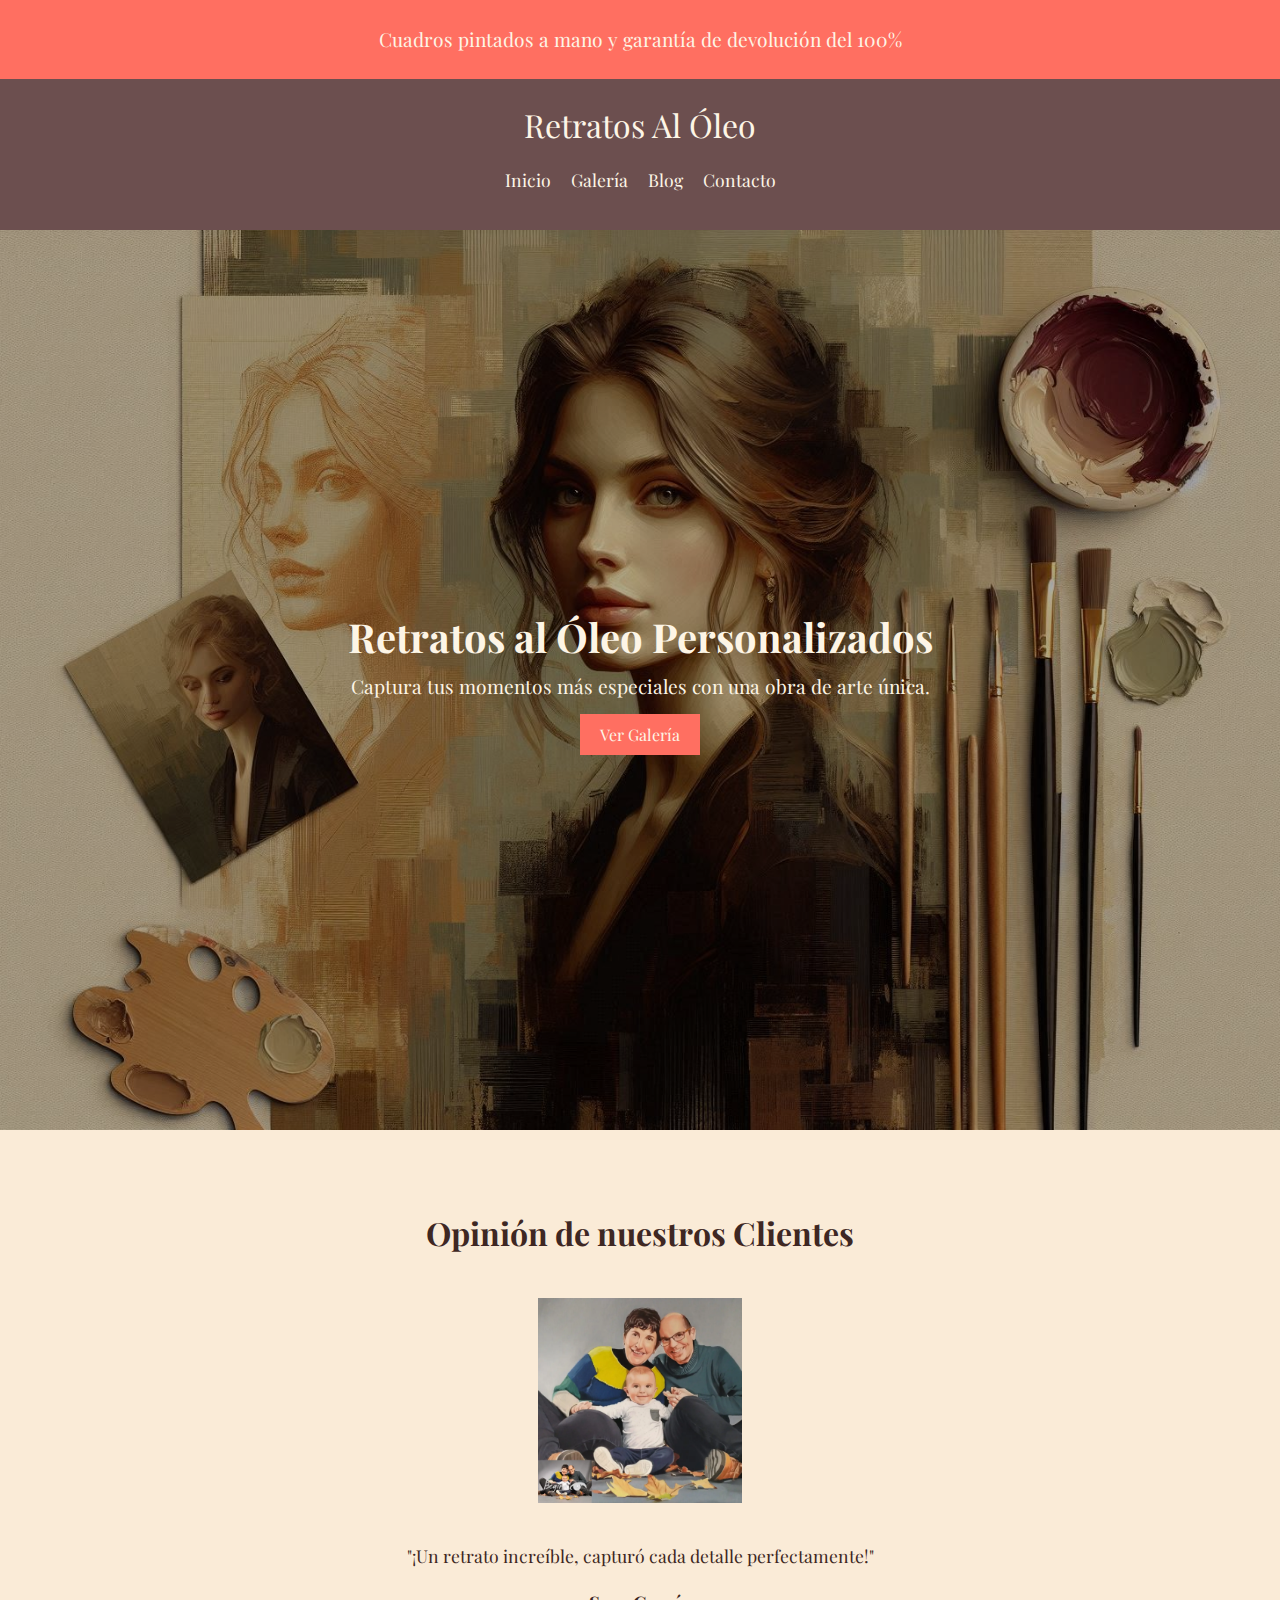
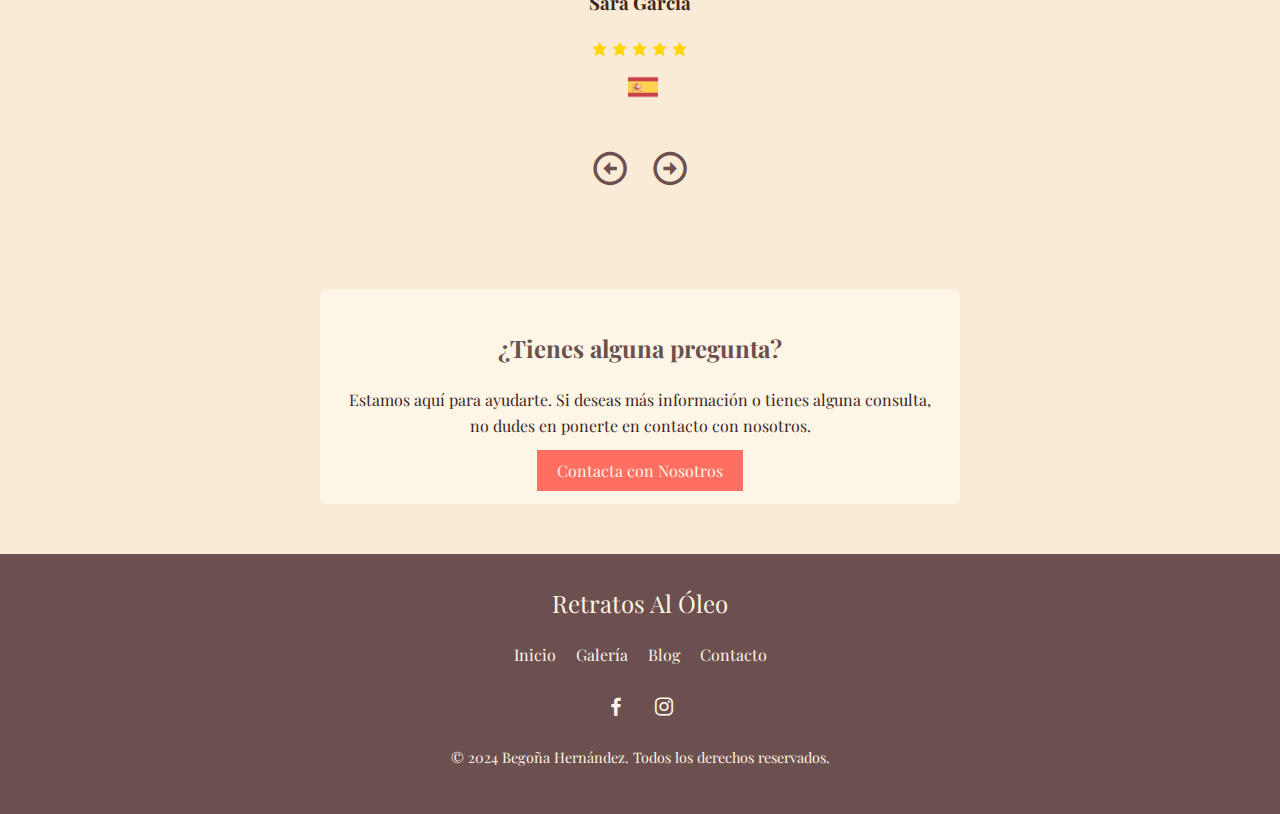
<file: index.html>
<!DOCTYPE html>
<html lang="es">
<head>
    <meta charset="UTF-8">
    <meta name="viewport" content="width=device-width, initial-scale=1.0">
    <meta name="description" content="Retratos al óleo personalizados por Begoña Hernández. Captura tus momentos especiales con arte único y garantía de devolución.">
    <meta name="keywords" content="retratos al óleo, arte personalizado, retratos, pintura al óleo, Begoña Hernández">
    <meta name="author" content="Begoña Hernández">
    <meta property="og:title" content="Retrato al Óleo | Begoña Hernández">
    <meta property="og:description" content="Retratos al óleo personalizados por Begoña Hernández. Captura tus momentos especiales con arte único y garantía de devolución.">
    <meta property="og:image" content="img/og-image.jpg">
    <meta property="og:url" content="https://www.retratosalo.com">
    <meta property="og:type" content="website">
    <title>Retrato al Óleo | Begoña Hernández</title>
    <link rel="stylesheet" href="css/style.css">
    <link href='https://unpkg.com/boxicons@2.1.1/css/boxicons.min.css' rel='stylesheet'>
    <link rel="shortcut icon" href="img/favicon.png" type="image/x-icon">
    
    <!-- Google Analytics -->
    <script async src="https://www.googletagmanager.com/gtag/js?id=G-QQKGQE9LLD"></script>
    <script>
    window.dataLayer = window.dataLayer || [];
    function gtag(){dataLayer.push(arguments);}
    gtag('js', new Date());
    gtag('config', 'G-QQKGQE9LLD');
    </script>
</head>
<body>

    <!-- Promo Section -->
    <section class="prommo">
        <p>Cuadros pintados a mano y garantía de devolución del 100%</p>
    </section>

    <!-- Header -->
    <header>
        <div class="logo">
            <a href="/" aria-label="Ir a la página principal">Retratos Al Óleo</a>
        </div>
        <nav>
            <ul>
                <li><a href="/" aria-label="Ir a la página de inicio">Inicio</a></li>
                <li><a href="gallery.html" aria-label="Ver galería de retratos">Galería</a></li>
                <li><a href="blog/index.html" aria-label="Leer nuestro blog">Blog</a></li>
                <li><a href="contact.html" aria-label="Contacto">Contacto</a></li>
            </ul>
        </nav>
    </header>

    <!-- Hero Section -->
    <section class="hero">
        <div class="hero-content">
            <h1>Retratos al Óleo Personalizados</h1>
            <p>Captura tus momentos más especiales con una obra de arte única.</p>
            <a href="gallery.html" class="button" aria-label="Ver galería de retratos">Ver Galería</a>
        </div>
    </section>

    <!-- Testimonials Section -->
    <section class="testimonials">
        <h2>Opinión de nuestros Clientes</h2>
        <div class="slider">
            <div class="slide active">
                <img src="img/retratos/familia.webp" alt="Retrato de John Doe" class="client-photo">
                <p>"¡Un retrato increíble, capturó cada detalle perfectamente!"</p>
                <h3>Sara García</h3>
                <div class="rating">
                    <i class='bx bxs-star' style='color:#FFD700'></i>
                    <i class='bx bxs-star' style='color:#FFD700'></i>
                    <i class='bx bxs-star' style='color:#FFD700'></i>
                    <i class='bx bxs-star' style='color:#FFD700'></i>
                    <i class='bx bxs-star' style='color:#FFD700'></i>
                </div>
                <img src="img/espana.png" alt="Bandera de España" class="country-flag">
            </div>
            <div class="slide">
                <img src="img/retratos/niño2.webp" alt="Retrato de Jane Smith" class="client-photo">
                <p>"Tod perfecto, ¡gracias!"</p>
                <h3>Iván Hernández</h3>
                <div class="rating">
                    <i class='bx bxs-star'></i>
                    <i class='bx bxs-star'></i>
                    <i class='bx bxs-star'></i>
                    <i class='bx bxs-star'></i>
                    <i class='bx bxs-star'></i>
                </div>
                <img src="img/espana.png" alt="Bandera de Estados Unidos" class="country-flag">
            </div>
            <div class="slide">
                <img src="img/retratos/niño.webp" alt="Retrato de Jane Smith" class="client-photo">
                <p>"El retrato al óleo fue el regalo perfecto, ¡gracias!"</p>
                <h3>Jose Ruiz</h3>
                <div class="rating">
                    <i class='bx bxs-star'></i>
                    <i class='bx bxs-star'></i>
                    <i class='bx bxs-star'></i>
                    <i class='bx bxs-star'></i>
                    <i class='bx bxs-star'></i>
                </div>
                <img src="img/espana.png" alt="Bandera de España" class="country-flag">
            </div>
            <div class="slide">
                <img src="img/retratos/niño1.webp" alt="Retrato de Jane Smith" class="client-photo">
                <p>"¡Expectacular!"</p>
                <h3>Jane Smith</h3>
                <div class="rating">
                    <i class='bx bxs-star'></i>
                    <i class='bx bxs-star'></i>
                    <i class='bx bxs-star'></i>
                    <i class='bx bxs-star'></i>
                    <i class='bx bxs-star'></i>
                </div>
                <img src="img/estados-unidos.png" alt="Bandera de Estados Unidos" class="country-flag">
            </div>
            <div class="slide">
                <img src="img/retratos/familia1.webp" alt="Retrato de Jane Smith" class="client-photo">
                <p>"Me gustó muchísimo, ¡gracias!"</p>
                <h3>Manuel Ortega</h3>
                <div class="rating">
                    <i class='bx bxs-star'></i>
                    <i class='bx bxs-star'></i>
                    <i class='bx bxs-star'></i>
                    <i class='bx bxs-star'></i>
                    <i class='bx bxs-star'></i>
                </div>
                <img src="img/espana.png" alt="Bandera de España" class="country-flag">
            </div>
            <div class="slide">
                <img src="img/retratos/familia2.webp" alt="Retrato de Emily Johnson" class="client-photo">
                <p>"¡Un servicio excepcional!"</p>
                <h3>Marta Rucabado</h3>
                <div class="rating">
                    <i class='bx bxs-star'></i>
                    <i class='bx bxs-star'></i>
                    <i class='bx bxs-star'></i>
                    <i class='bx bxs-star'></i>
                </div>
                <img src="img/mexico.png" alt="Bandera de México" class="country-flag">
            </div>
        </div>
        <div class="slider-nav">
            <i class='bx bx-left-arrow-circle prev'></i>
            <i class='bx bx-right-arrow-circle next'></i>
        </div>
    </section>

    <!-- Contact Section -->
    <section class="contact">
        <div class="contact-container">
            <h2>¿Tienes alguna pregunta?</h2>
            <p>Estamos aquí para ayudarte. Si deseas más información o tienes alguna consulta, no dudes en ponerte en contacto con nosotros.</p>
            <a href="contact.html" class="button" aria-label="Contacta con nosotros">Contacta con Nosotros</a>
        </div>
    </section>

    <!-- Footer -->
    <section class="footer">
        <div class="footer-container">
            <div class="footer-logo">
                <a href="/" aria-label="Ir a la página principal">Retratos Al Óleo</a>
            </div>
            <nav class="footer-nav">
                <ul>
                    <li><a href="/" aria-label="Ir a la página de inicio">Inicio</a></li>
                    <li><a href="gallery.html" aria-label="Ver galería de retratos">Galería</a></li>
                    <li><a href="blog/index.html" aria-label="Leer nuestro blog">Blog</a></li>
                    <li><a href="contact.html" aria-label="Contacto">Contacto</a></li>
                </ul>
            </nav>
            <div class="footer-socials">
                <a href="https://www.facebook.com/begona.hernandezgarcia.77" aria-label="Facebook" target="_blank"><i class='bx bxl-facebook'></i></a>
                <a href="https://www.instagram.com/hernandezgarciabegona?igsh=MXhwejN1MGI1NzAxcg==" aria-label="Instagram" target="_blank"><i class='bx bxl-instagram'></i></a>
            </div>
            <p>&copy; 2024 Begoña Hernández. Todos los derechos reservados.</p>
        </div>
    </section>

    <!-- Scripts -->
    <script src="js/script.js"></script>

</body>
</html>
</file>
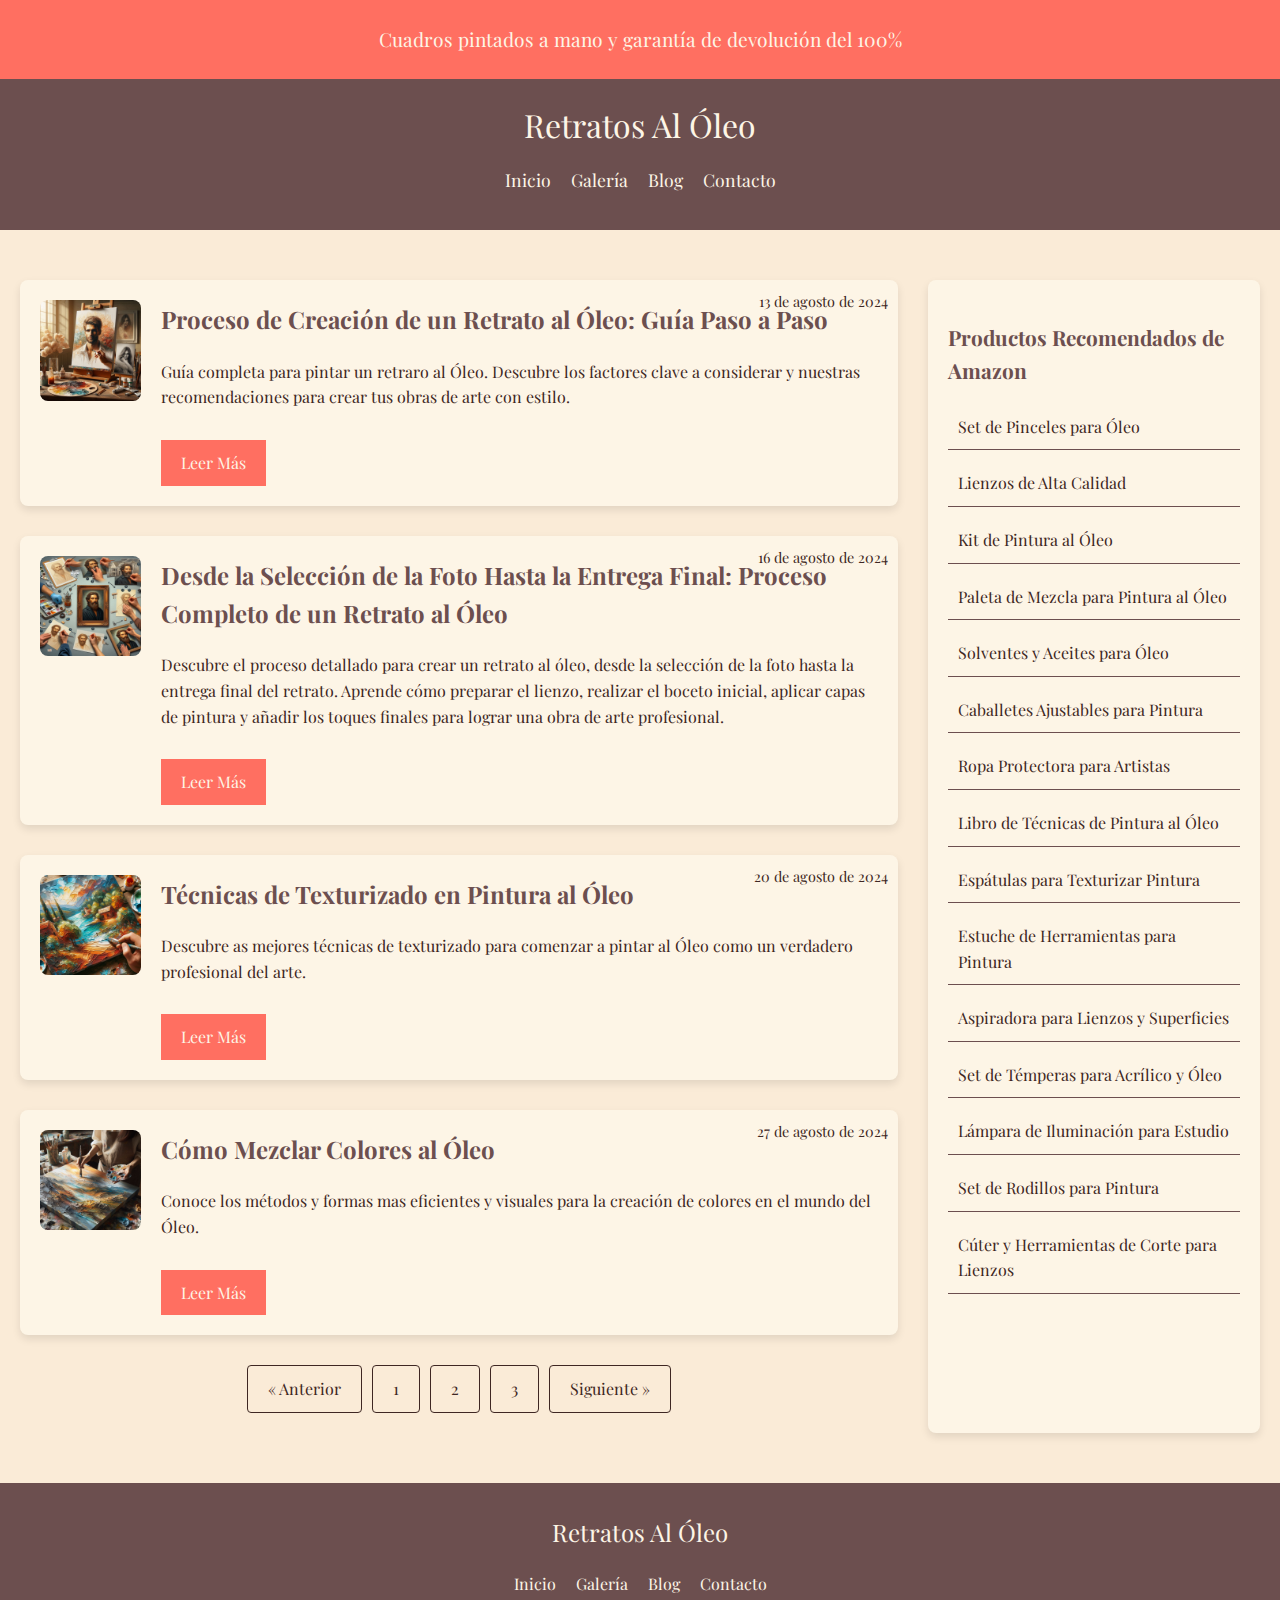
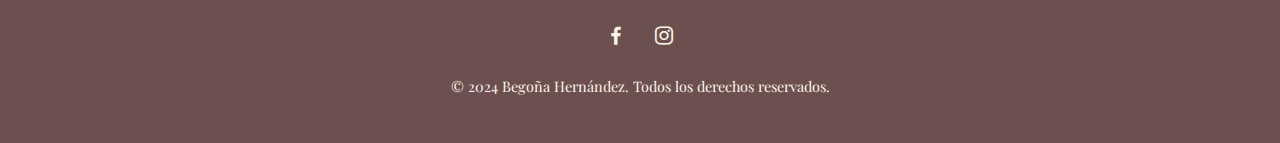
<file: blog/index.html>
<!DOCTYPE html>
<html lang="es">
<head>
    <meta charset="UTF-8">
    <meta name="viewport" content="width=device-width, initial-scale=1.0">
    <title>Blog | Retratos al Óleo</title>
    <link rel="stylesheet" href="css/style.css">
    <link href='https://unpkg.com/boxicons@2.1.1/css/boxicons.min.css' rel='stylesheet'>
    <link rel="shortcut icon" href="../img/favicon.png" type="image/x-icon">
</head>
<body>

    <section class="prommo">
        <p>Cuadros pintados a mano y garantía de devolución del 100%</p>
    </section>

    <header>
        <div class="logo">
            <a href="../">Retratos Al Óleo</a>
        </div>
        <nav>
            <ul>
                <li><a href="../">Inicio</a></li>
                <li><a href="../gallery.html">Galería</a></li>
                <li><a href="index.html">Blog</a></li>
                <li><a href="../contact.html">Contacto</a></li>
            </ul>
        </nav>
    </header>

    <section class="blog">
        <div class="container">
            <div class="blog-articles">
                <!-- Artículos de blog -->
                <article class="post">
                    <img src="img/creacion-retrato-al-oleo.jpeg" alt="Proceso de Creación de un Retrato al Óleo">   
                    <div class="post-content">
                        <div class="date-main">13 de agosto de 2024</div>
                        <h2>Proceso de Creación de un Retrato al Óleo: Guía Paso a Paso</h2>
                        <p>Guía completa para pintar un retraro al Óleo. Descubre los factores clave a considerar y nuestras recomendaciones para crear tus obras de arte con estilo.</p>
                        <a href="articles/creacion-retrato-al-oleo.html" class="button">Leer Más</a>
                    </div>
                </article>

                <article class="post">
                    <img src="img/proceso-seleccion-foto-hasta-entrega.jpeg" alt="Proceso de Creación de un Retrato al Óleo">
                    <div class="post-content">
                        <div class="date-main">16 de agosto de 2024</div>
                        <h2>Desde la Selección de la Foto Hasta la Entrega Final: Proceso Completo de un Retrato al Óleo</h2>
                        <p>Descubre el proceso detallado para crear un retrato al óleo, desde la selección de la foto hasta la entrega final del retrato. Aprende cómo preparar el lienzo, realizar el boceto inicial, aplicar capas de pintura y añadir los toques finales para lograr una obra de arte profesional.</p>
                        <a href="articles/proceso-seleccion-foto-hasta-entrega.html" class="button">Leer Más</a>
                    </div>
                </article>
                

                <article class="post">
                    <img src="img/tecnicas-de-texturizado.jpeg" alt="Técnicas de Texturizado en Pintura al Óleo">
                    <div class="post-content">
                        <div class="date-main">20 de agosto de 2024</div>
                        <h2>Técnicas de Texturizado en Pintura al Óleo</h2>
                        <p>Descubre as mejores técnicas de texturizado para comenzar a pintar al Óleo como un verdadero profesional del arte.</p>
                        <a href="articles/tecnicas-de-texturizado.html" class="button">Leer Más</a>
                    </div>
                </article>

                <article class="post">
                    <img src="img/como-mezclar-colores.jpeg" alt="Mezclar colores">
                    <div class="post-content">
                        <div class="date-main">27 de agosto de 2024</div>
                        <h2>Cómo Mezclar Colores al Óleo</h2>
                        <p>Conoce los métodos y formas mas eficientes y visuales para la creación de colores en el mundo del Óleo.</p>
                        <a href="articles/como-mezclar-colores-pintura-al-oleo.html" class="button">Leer Más</a>
                    </div>
                </article>
                <!-- Más artículos aquí -->
    
                <!-- Botones de paginación -->
                <div class="pagination">
                    <a href="page1.html" class="pagination-button">« Anterior</a>
                    <a href="page1.html" class="pagination-button">1</a>
                    <a href="page2.html" class="pagination-button">2</a>
                    <a href="page3.html" class="pagination-button">3</a>
                    <a href="page2.html" class="pagination-button">Siguiente »</a>
                </div>
            </div>
    
            <!-- Barra lateral (sidebar) -->
            <aside class="sidebar"> 
                <div class="affiliate-products">
                    <h3>Productos Recomendados de Amazon</h3>
                    <ul>
                        <li><a href="https://amzn.to/3WQo6zB">Set de Pinceles para Óleo</a></li>
                        <li><a href="https://amzn.to/4dM7tMh">Lienzos de Alta Calidad</a></li>
                        <li><a href="https://amzn.to/4csPp8T">Kit de Pintura al Óleo</a></li>
                        <li><a href="https://amzn.to/4fOqr6W">Paleta de Mezcla para Pintura al Óleo</a></li>
                        <li><a href="https://amzn.to/3YRKH1A">Solventes y Aceites para Óleo</a></li>
                        <li><a href="https://amzn.to/4cCTzuV">Caballetes Ajustables para Pintura</a></li>
                        <li><a href="https://amzn.to/4dM7HD7">Ropa Protectora para Artistas</a></li>
                        <li><a href="https://amzn.to/4dSnsZz">Libro de Técnicas de Pintura al Óleo</a></li>
                        <li><a href="https://amzn.to/4crP3Q4">Espátulas para Texturizar Pintura</a></li>
                        <li><a href="https://amzn.to/4dqrJDJ">Estuche de Herramientas para Pintura</a></li>
                        <li><a href="https://amzn.to/3AypnE7">Aspiradora para Lienzos y Superficies</a></li>
                        <li><a href="https://amzn.to/4dqsf4D">Set de Témperas para Acrílico y Óleo</a></li>
                        <li><a href="https://amzn.to/3XdjSUo">Lámpara de Iluminación para Estudio</a></li>
                        <li><a href="https://amzn.to/3X80kk5">Set de Rodillos para Pintura</a></li>
                        <li><a href="https://amzn.to/3ArxDWy">Cúter y Herramientas de Corte para Lienzos</a></li>
                    </ul>
                </div>
            </aside>
        </div>
    </section>
    
    

    <section class="footer">
        <div class="footer-container">
            <div class="footer-logo">
                <a href="../">Retratos Al Óleo</a>
            </div>
            <nav class="footer-nav">
                <ul>
                    <li><a href="../">Inicio</a></li>
                    <li><a href="../gallery.html">Galería</a></li>
                    <li><a href="index.html">Blog</a></li>
                    <li><a href="../contact.html">Contacto</a></li>
                </ul>
            </nav>
            <div class="footer-socials">
                <a href="https://www.facebook.com/begona.hernandezgarcia.77" target="_blank"><i class='bx bxl-facebook'></i></a>
                <a href="https://www.instagram.com/hernandezgarciabegona?igsh=MXhwejN1MGI1NzAxcg==" target="_blank"><i class='bx bxl-instagram'></i></a>
            </div>
            <p>&copy; 2024 Begoña Hernández. Todos los derechos reservados.</p>
        </div>
    </section>
    
</body>
</html>
</file>
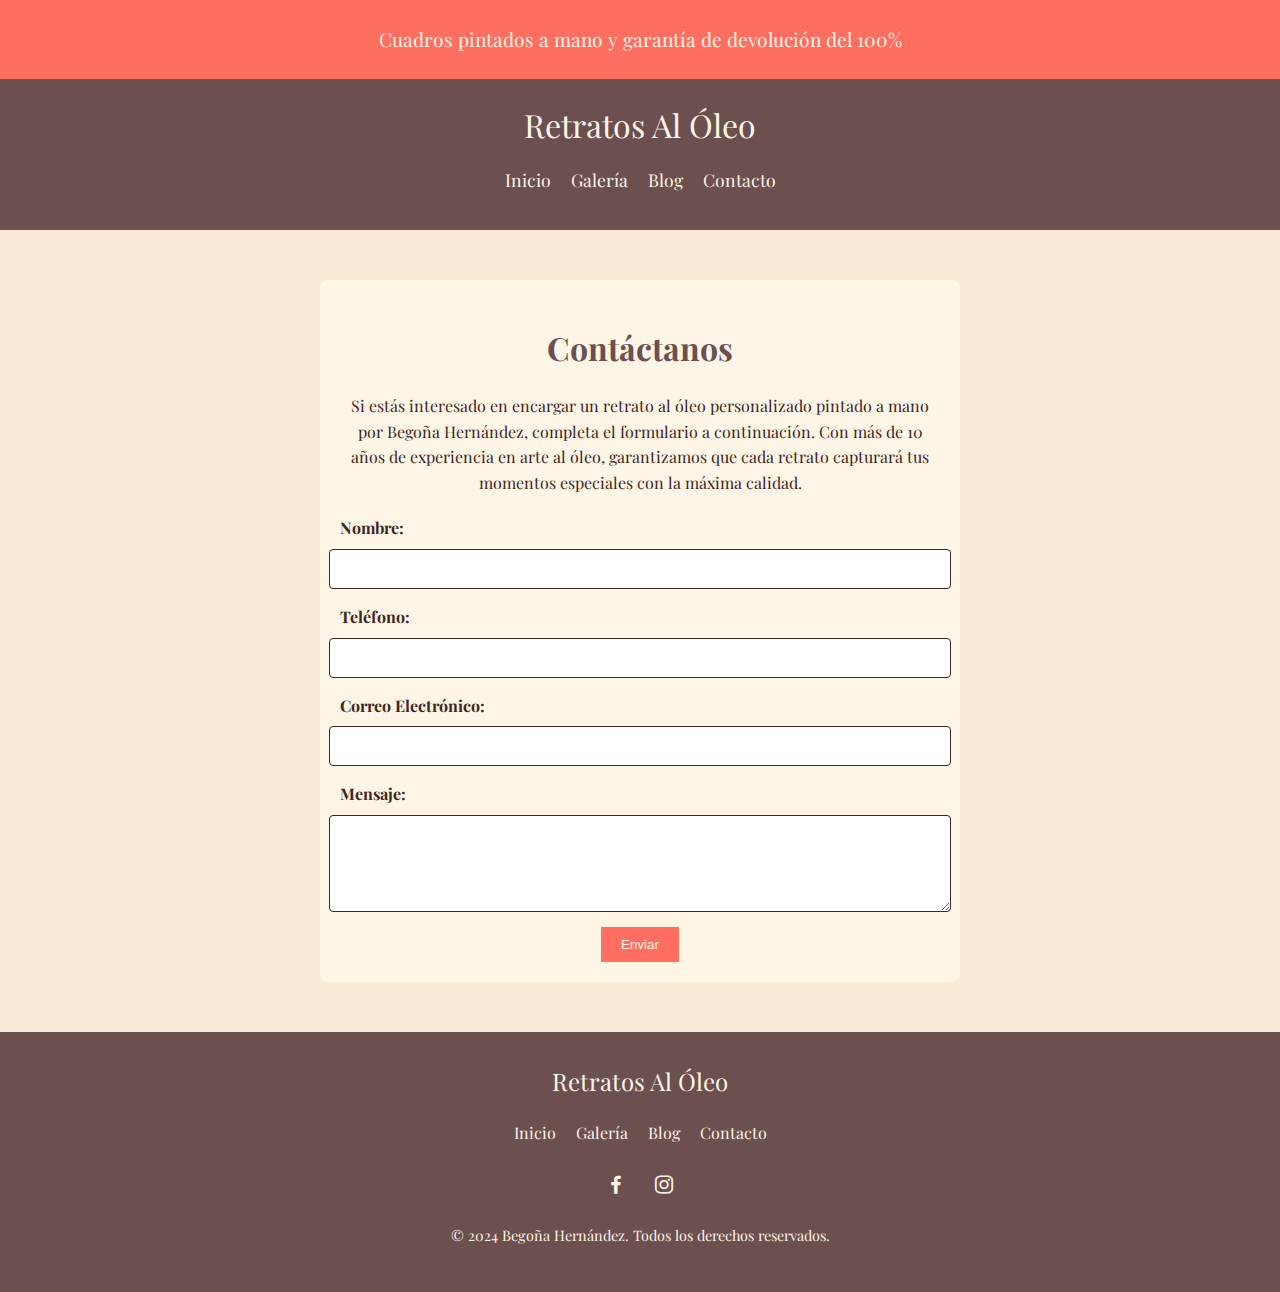
<file: contact.html>
<!DOCTYPE html>
<html lang="es">
<head>
    <meta charset="UTF-8">
    <meta name="viewport" content="width=device-width, initial-scale=1.0">
    <meta name="description" content="Contáctanos para encargar retratos al óleo personalizados pintados a mano por Begoña Hernández, con más de 10 años de experiencia en arte al óleo. Completa el formulario para recibir más información.">
    <meta name="keywords" content="contacto, encargar retrato al óleo, retratos personalizados, Begoña Hernández, arte al óleo">
    <meta name="author" content="Begoña Hernández">
    <meta property="og:title" content="Contáctanos | Retratos Al Óleo">
    <meta property="og:description" content="Completa el formulario para encargar un retrato al óleo personalizado pintado a mano por Begoña Hernández. Con más de 10 años de experiencia, garantizamos calidad y atención personalizada.">
    <meta property="og:image" content="img/og-contact.jpg">
    <meta property="og:url" content="https://www.retratosalo.com/contact.html">
    <meta property="og:type" content="website">
    <title>Contáctanos | Retratos al Óleo | Begoña Hernández</title>
    <link rel="stylesheet" href="css/style-contact.css">
    <link href='https://unpkg.com/boxicons@2.1.1/css/boxicons.min.css' rel='stylesheet'>
    <link rel="shortcut icon" href="img/favicon.png" type="image/x-icon">
</head>
<body>

    <!-- Promo Section -->
    <section class="prommo">
        <p>Cuadros pintados a mano y garantía de devolución del 100%</p>
    </section>

    <!-- Header -->
    <header>
        <div class="logo">
            <a href="/" aria-label="Ir a la página principal">Retratos Al Óleo</a>
        </div>
        <nav>
            <ul>
                <li><a href="/" aria-label="Ir a la página de inicio">Inicio</a></li>
                <li><a href="gallery.html" aria-label="Ver nuestra galería de retratos">Galería</a></li>
                <li><a href="blog/index.html" aria-label="Leer nuestro blog">Blog</a></li>
                <li><a href="contact.html" aria-label="Página de contacto">Contacto</a></li>
            </ul>
        </nav>
    </header>

    <!-- Contact Section -->
    <section class="contact">
        <div class="contact-container">
            <h1>Contáctanos</h1>
            <p>Si estás interesado en encargar un retrato al óleo personalizado pintado a mano por Begoña Hernández, completa el formulario a continuación. Con más de 10 años de experiencia en arte al óleo, garantizamos que cada retrato capturará tus momentos especiales con la máxima calidad.</p>
            <form action="https://formspree.io/f/mkgwzawd" method="POST">
                <label for="name">Nombre:</label>
                <input type="text" id="name" name="name" required aria-required="true">

                <label for="phone">Teléfono:</label>
                <input type="tel" id="phone" name="phone" required aria-required="true">

                <label for="email">Correo Electrónico:</label>
                <input type="email" id="email" name="email" required aria-required="true">

                <label for="message">Mensaje:</label>
                <textarea id="message" name="message" rows="5" required aria-required="true"></textarea>

                <button type="submit" class="button">Enviar</button>
            </form>
        </div>
    </section>

    <!-- Footer -->
    <section class="footer">
        <div class="footer-container">
            <div class="footer-logo">
                <a href="/" aria-label="Ir a la página principal">Retratos Al Óleo</a>
            </div>
            <nav class="footer-nav">
                <ul>
                    <li><a href="/" aria-label="Ir a la página de inicio">Inicio</a></li>
                    <li><a href="gallery.html" aria-label="Ver nuestra galería de retratos">Galería</a></li>
                    <li><a href="blog/index.html" aria-label="Leer nuestro blog">Blog</a></li>
                    <li><a href="contact.html" aria-label="Página de contacto">Contacto</a></li>
                </ul>
            </nav>
            <div class="footer-socials">
                <a href="https://www.facebook.com/begona.hernandezgarcia.77" aria-label="Facebook" target="_blank"><i class='bx bxl-facebook'></i></a>
                <a href="https://www.instagram.com/hernandezgarciabegona?igsh=MXhwejN1MGI1NzAxcg==" aria-label="Instagram" target="_blank"><i class='bx bxl-instagram'></i></a>
            </div>
            <p>&copy; 2024 Begoña Hernández. Todos los derechos reservados.</p>
        </div>
    </section>

</body>
</html>
</file>
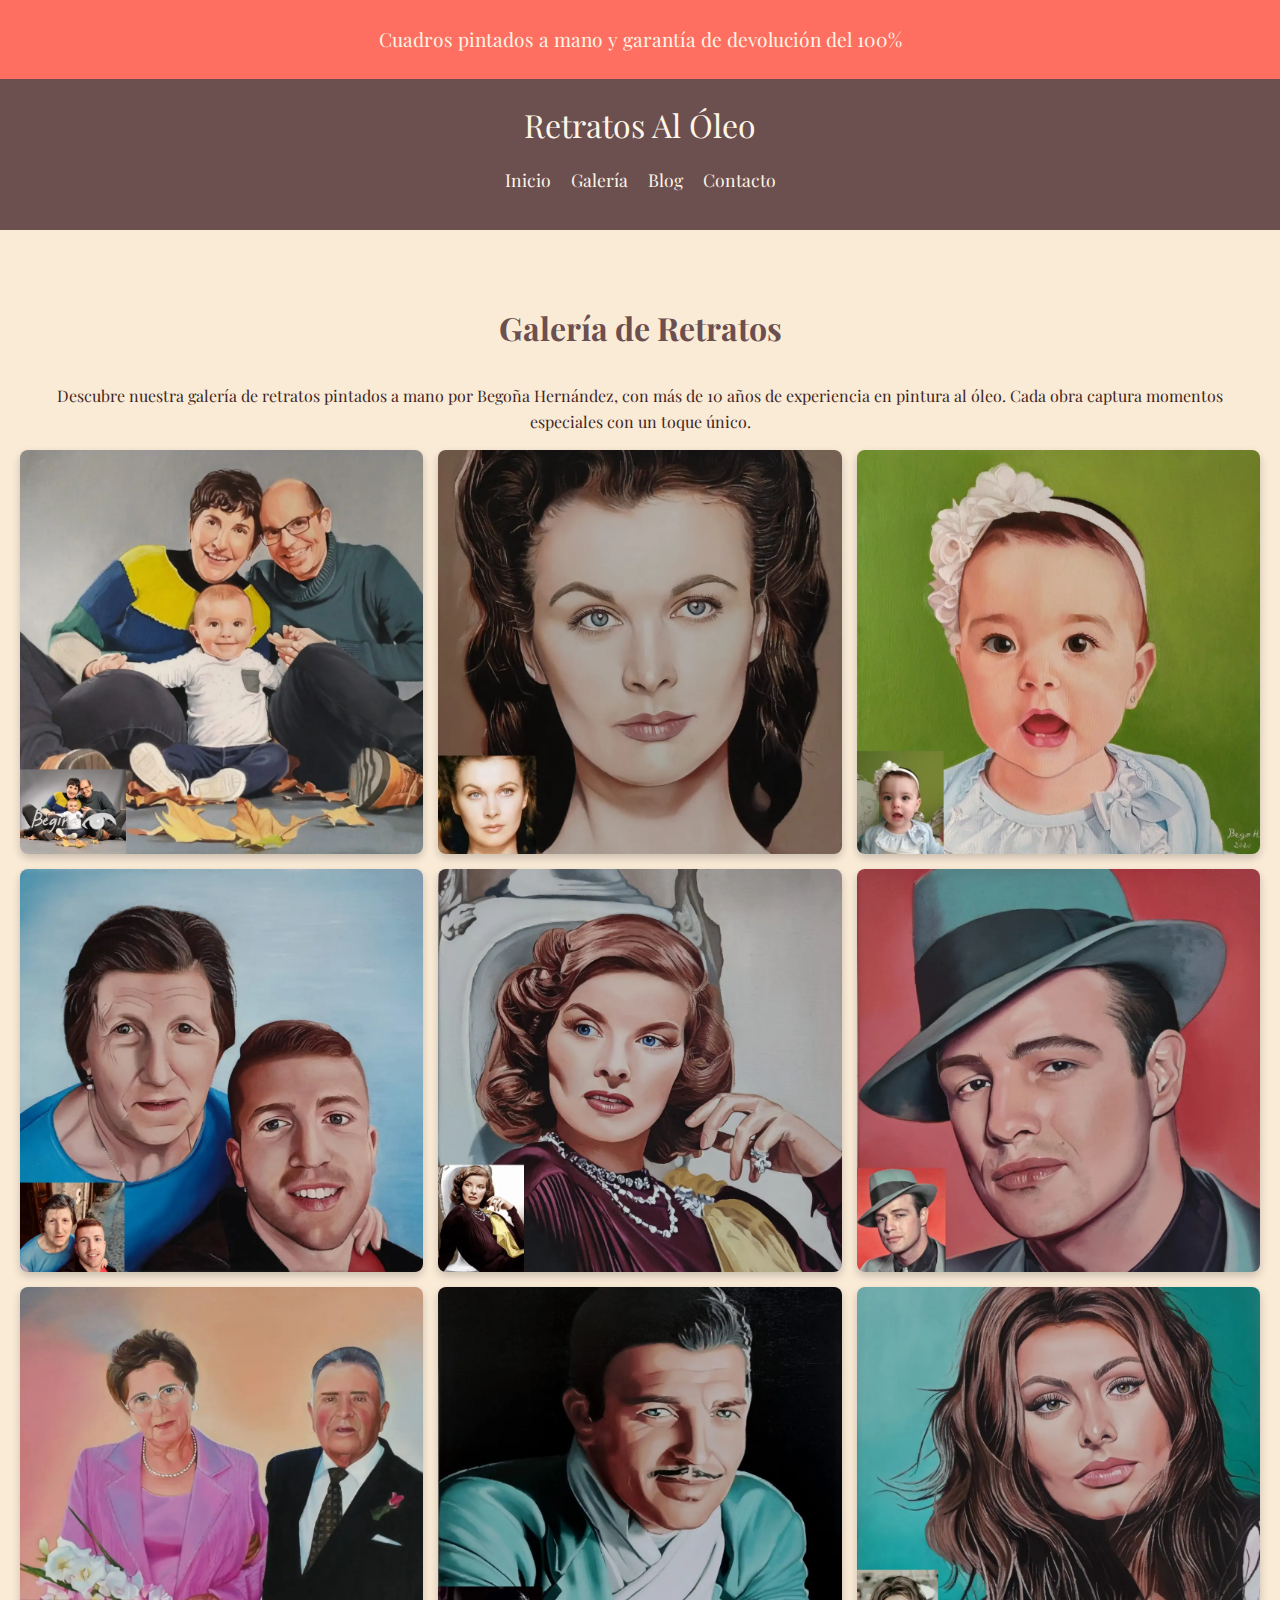
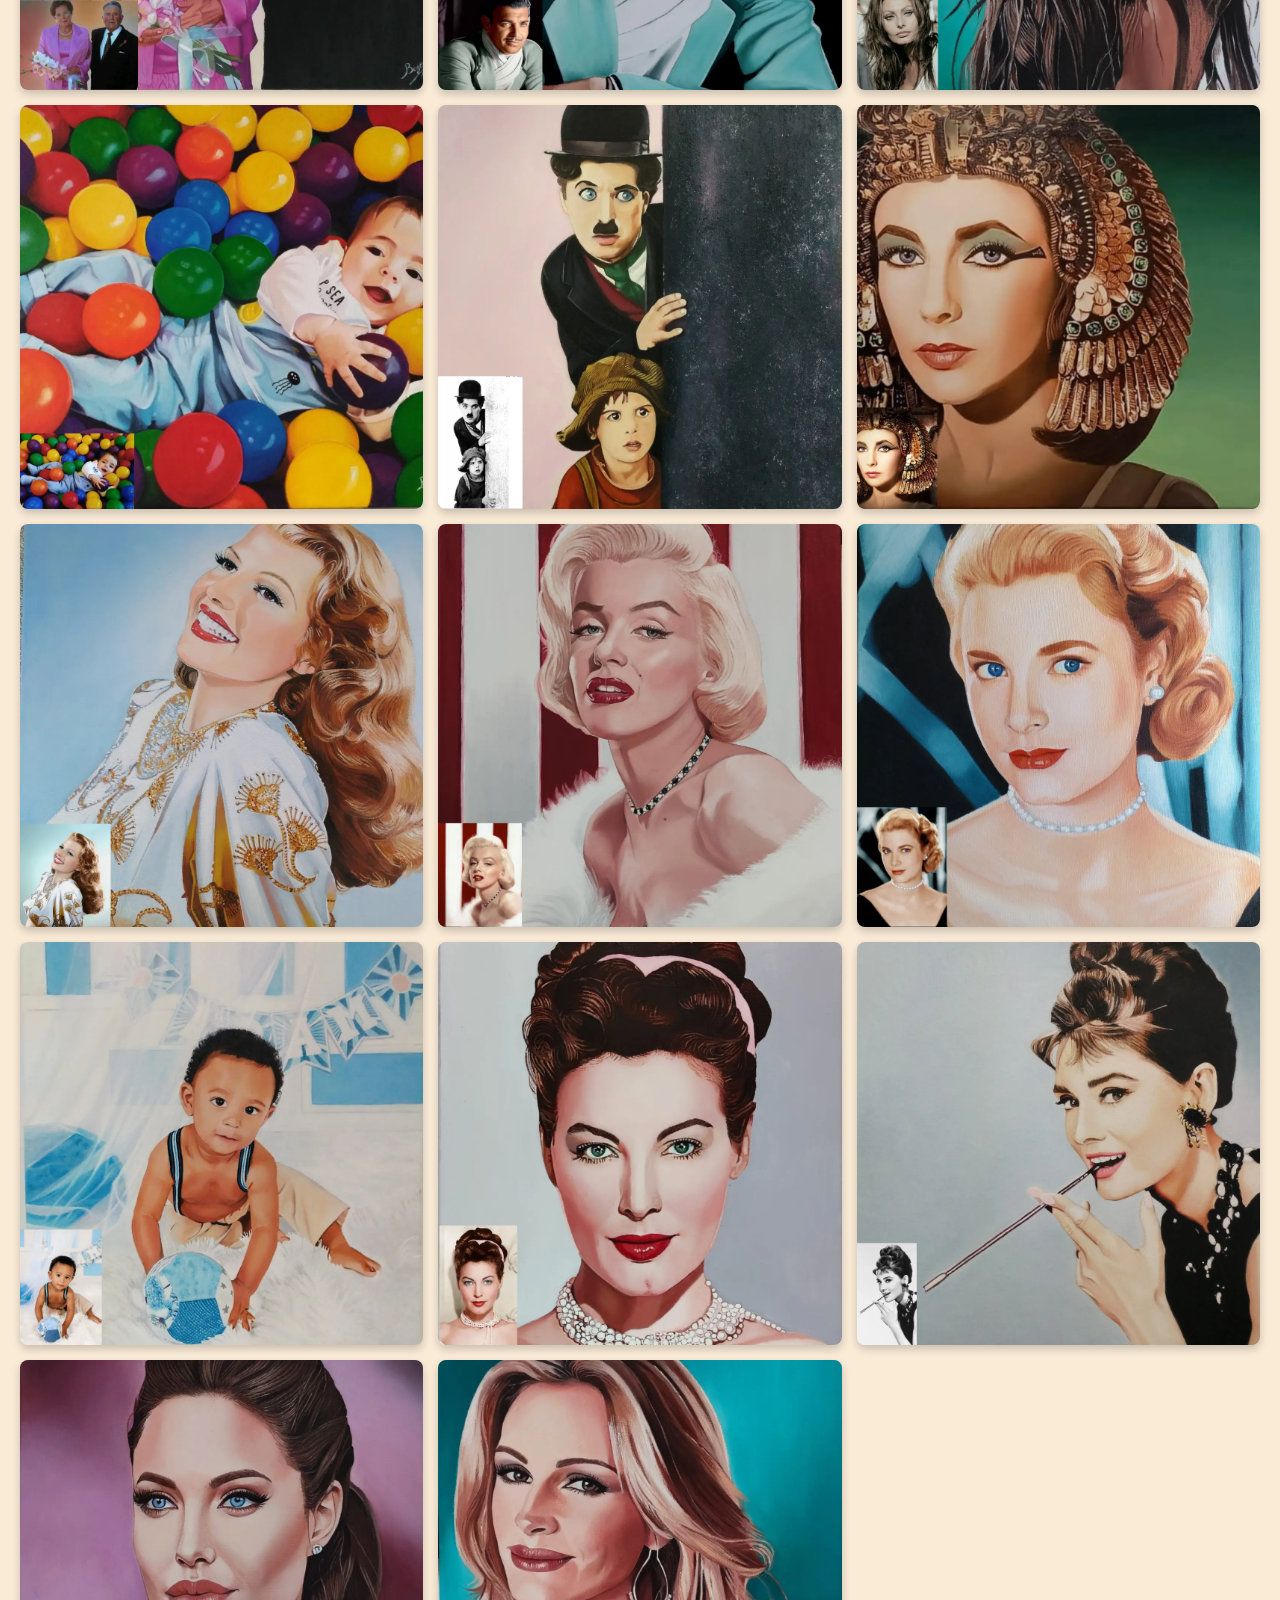
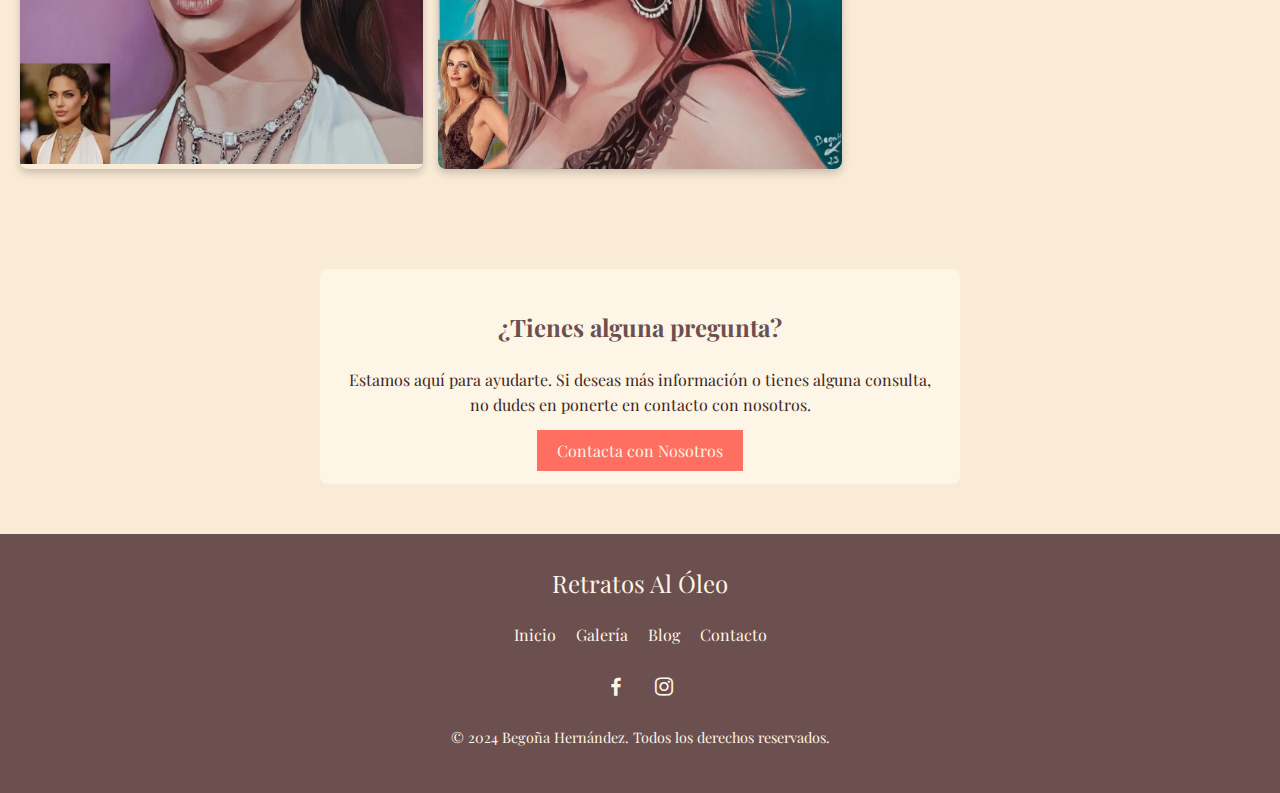
<file: gallery.html>
<!DOCTYPE html>
<html lang="es">
<head>
    <meta charset="UTF-8">
    <meta name="viewport" content="width=device-width, initial-scale=1.0">
    <meta name="description" content="Galería de retratos pintados a mano por Begoña Hernández. Con más de 10 años de experiencia en pintura al óleo, ofrecemos retratos personalizados que capturan tus momentos especiales.">
    <meta name="keywords" content="galería de retratos, retratos pintados a mano, pintura al óleo, retratos personalizados, Begoña Hernández">
    <meta name="author" content="Begoña Hernández">
    <meta property="og:title" content="Galería de Retratos | Begoña Hernández">
    <meta property="og:description" content="Explora nuestra galería de retratos pintados a mano por Begoña Hernández. Más de 10 años de experiencia en arte al óleo para capturar tus momentos especiales.">
    <meta property="og:image" content="img/og-gallery.jpg">
    <meta property="og:url" content="https://www.retratosalo.com/gallery.html">
    <meta property="og:type" content="website">
    <title>Galería de Retratos al Óleo | Begoña Hernández</title>
    <link rel="stylesheet" href="css/style-gallery.css">
    <link href='https://unpkg.com/boxicons@2.1.1/css/boxicons.min.css' rel='stylesheet'>
    <link rel="shortcut icon" href="img/favicon.png" type="image/x-icon">
</head>
<body>

    <!-- Promo Section -->
    <section class="prommo">
        <p>Cuadros pintados a mano y garantía de devolución del 100%</p>
    </section>

    <!-- Header -->
    <header>
        <div class="logo">
            <a href="/" aria-label="Ir a la página principal">Retratos Al Óleo</a>
        </div>
        <nav>
            <ul>
                <li><a href="/" aria-label="Ir a la página de inicio">Inicio</a></li>
                <li><a href="gallery.html" aria-label="Ver nuestra galería de retratos">Galería</a></li>
                <li><a href="blog/index.html" aria-label="Leer nuestro blog">Blog</a></li>
                <li><a href="contact.html" aria-label="Contacto">Contacto</a></li>
            </ul>
        </nav>
    </header>

    <!-- Gallery Section -->
    <section class="gallery">
        <h1>Galería de Retratos</h1>
        <p>Descubre nuestra galería de retratos pintados a mano por Begoña Hernández, con más de 10 años de experiencia en pintura al óleo. Cada obra captura momentos especiales con un toque único.</p>
        <div class="gallery-container">
            <div class="gallery-item">
                <img src="img/retratos/familia.webp" alt="Retrato de una familia" class="gallery-image">
            </div>
            <div class="gallery-item">
                <img src="img/retratos/mujer.webp" alt="Retrato de una mujer" class="gallery-image">
            </div>
            <div class="gallery-item">
                <img src="img/retratos/niño.webp" alt="Retrato de un niño" class="gallery-image">
            </div>
            <div class="gallery-item">
                <img src="img/retratos/familia1.webp" alt="Retrato de una familia" class="gallery-image">
            </div>
            <div class="gallery-item">
                <img src="img/retratos/mujer1.webp" alt="Retrato de una mujer" class="gallery-image">
            </div>
            <div class="gallery-item">
                <img src="img/retratos/hombre1.webp" alt="Retrato de un hombre" class="gallery-image">
            </div>
            <div class="gallery-item">
                <img src="img/retratos/familia2.webp" alt="Retrato de una familia" class="gallery-image">
            </div>
            <div class="gallery-item">
                <img src="img/retratos/hombre.webp" alt="Retrato de un hombre" class="gallery-image">
            </div>
            <div class="gallery-item">
                <img src="img/retratos/mujer2.webp" alt="Retrato de una mujer" class="gallery-image">
            </div>
            <div class="gallery-item">
                <img src="img/retratos/niño1.webp" alt="Retrato de un niño" class="gallery-image">
            </div>
            <div class="gallery-item">
                <img src="img/retratos/familia3.webp" alt="Retrato de una familia" class="gallery-image">
            </div>
            <div class="gallery-item">
                <img src="img/retratos/mujer3.webp" alt="Retrato de una mujer" class="gallery-image">
            </div>
            <div class="gallery-item">
                <img src="img/retratos/mujer4.webp" alt="Retrato de una mujer" class="gallery-image">
            </div>
            <div class="gallery-item">
                <img src="img/retratos/mujer5.webp" alt="Retrato de una mujer" class="gallery-image">
            </div>
            <div class="gallery-item">
                <img src="img/retratos/mujer6.webp" alt="Retrato de una mujer" class="gallery-image">
            </div>
            <div class="gallery-item">
                <img src="img/retratos/niño2.webp" alt="Retrato de un niño" class="gallery-image">
            </div>
            <div class="gallery-item">
                <img src="img/retratos/mujer7.webp" alt="Retrato de una mujer" class="gallery-image">
            </div>
            <div class="gallery-item">
                <img src="img/retratos/mujer8.webp" alt="Retrato de una mujer" class="gallery-image">
            </div>
            <div class="gallery-item">
                <img src="img/retratos/mujer9.webp" alt="Retrato de una mujer" class="gallery-image">
            </div>
            <div class="gallery-item">
                <img src="img/retratos/mujer10.webp" alt="Retrato de una mujer" class="gallery-image">
            </div>
        </div>
    
        <!-- Modal para ver la imagen ampliada -->
        <div id="galleryModal" class="modal">
            <span class="close" aria-label="Cerrar">&times;</span>
            <img class="modal-content" id="modalImage" alt="Imagen ampliada del retrato">
        </div>
    </section>

    <!-- Contact Section -->
    <section class="contact">
        <div class="contact-container">
            <h2>¿Tienes alguna pregunta?</h2>
            <p>Estamos aquí para ayudarte. Si deseas más información o tienes alguna consulta, no dudes en ponerte en contacto con nosotros.</p>
            <a href="contact.html" class="button" aria-label="Contacta con nosotros">Contacta con Nosotros</a>
        </div>
    </section>

    <!-- Footer -->
    <section class="footer">
        <div class="footer-container">
            <div class="footer-logo">
                <a href="/" aria-label="Ir a la página principal">Retratos Al Óleo</a>
            </div>
            <nav class="footer-nav">
                <ul>
                    <li><a href="/" aria-label="Ir a la página de inicio">Inicio</a></li>
                    <li><a href="gallery.html" aria-label="Ver nuestra galería de retratos">Galería</a></li>
                    <li><a href="blog/index.html" aria-label="Leer nuestro blog">Blog</a></li>
                    <li><a href="contact.html" aria-label="Contacto">Contacto</a></li>
                </ul>
            </nav>
            <div class="footer-socials">
                <a href="https://www.facebook.com/begona.hernandezgarcia.77" aria-label="Facebook" target="_blank"><i class='bx bxl-facebook'></i></a>
                <a href="https://www.instagram.com/hernandezgarciabegona?igsh=MXhwejN1MGI1NzAxcg==" aria-label="Instagram" target="_blank"><i class='bx bxl-instagram'></i></a>
            </div>
            <p>&copy; 2024 Begoña Hernández. Todos los derechos reservados.</p>
        </div>
    </section>

    <!-- Scripts -->
    <script src="js/script-gallery.js"></script>
    
</body>
</html>
</file>
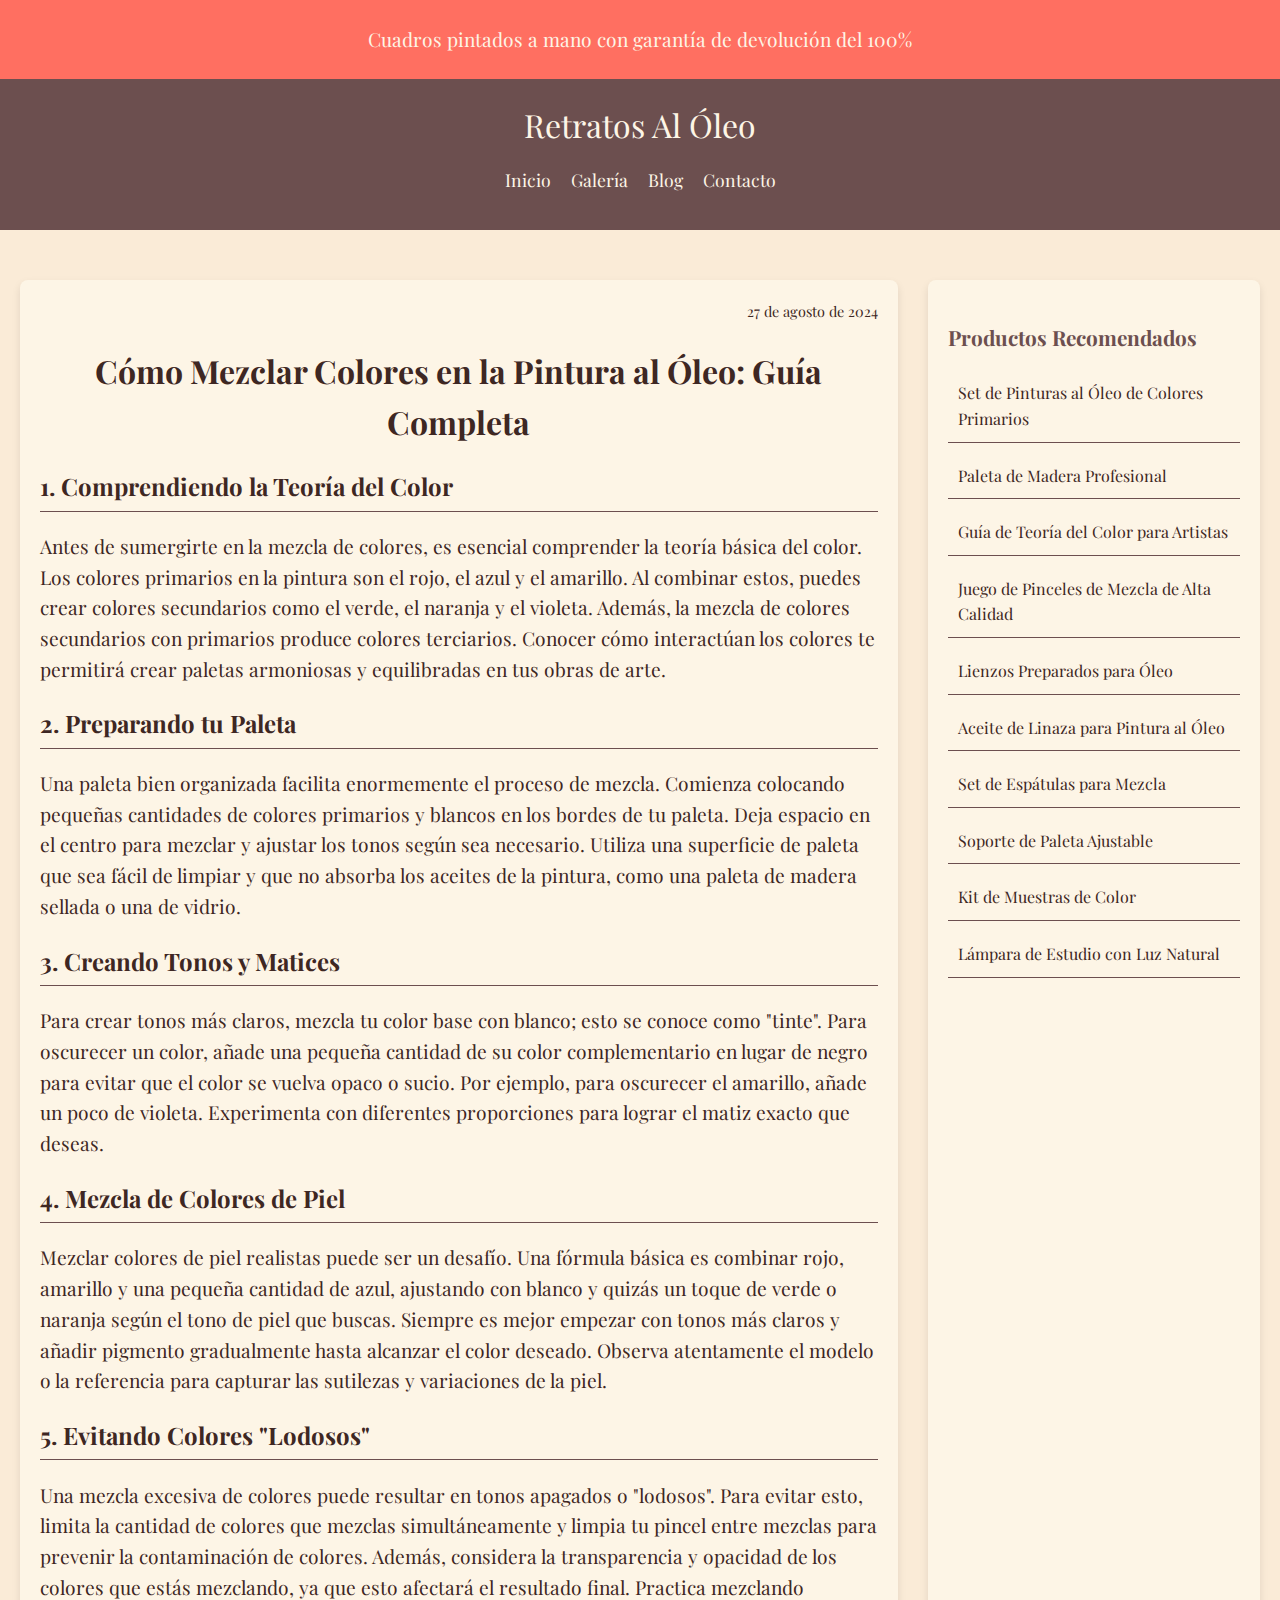
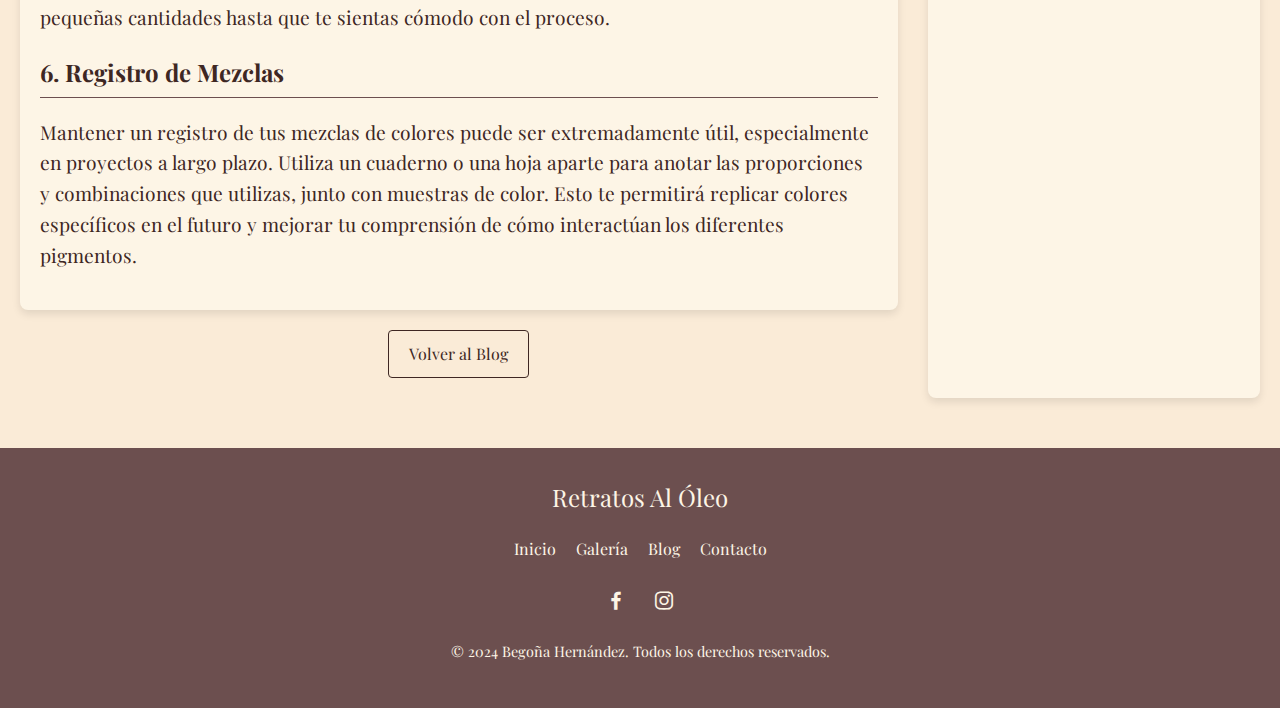
<file: blog/articles/como-mezclar-colores-pintura-al-oleo.html>
<!DOCTYPE html>
<html lang="es">
<head>
    <meta charset="UTF-8">
    <meta name="viewport" content="width=device-width, initial-scale=1.0">
    <meta name="description" content="Aprende las técnicas esenciales para mezclar colores en la pintura al óleo y logra tonalidades perfectas para tus obras de arte. Descubre cómo combinar colores primarios, secundarios y terciarios de manera efectiva.">
    <meta name="keywords" content="mezcla de colores, pintura al óleo, arte, técnicas de pintura, teoría del color, guía de pintura">
    <meta name="author" content="Begoña Hernández">
    <title>Cómo Mezclar Colores en la Pintura al Óleo: Guía Completa | Retratos Al Óleo</title>
    <link rel="stylesheet" href="../css/style.css">
    <link href="https://unpkg.com/boxicons@2.1.1/css/boxicons.min.css" rel="stylesheet">
    <link rel="shortcut icon" href="../../img/favicon.png" type="image/x-icon">


</head>
<body>

    <section class="prommo">
        <p>Cuadros pintados a mano con garantía de devolución del 100%</p>
    </section>

    <header>
        <div class="logo">
            <a href="../">Retratos Al Óleo</a>
        </div>
        <nav>
            <ul>
                <li><a href="/">Inicio</a></li>
                <li><a href="../../gallery.html">Galería</a></li>
                <li><a href="../index.html">Blog</a></li>
                <li><a href="../../contact.html">Contacto</a></li>
            </ul>
        </nav>
    </header>

    <section class="blog">
        <div class="container">
            <div class="blog-articles">
                <article class="article">
                    <div class="date">27 de agosto de 2024</div>
                    <h1>Cómo Mezclar Colores en la Pintura al Óleo: Guía Completa</h1>
                    
                    <h2>1. Comprendiendo la Teoría del Color</h2>
                    <p>Antes de sumergirte en la mezcla de colores, es esencial comprender la teoría básica del color. Los colores primarios en la pintura son el rojo, el azul y el amarillo. Al combinar estos, puedes crear colores secundarios como el verde, el naranja y el violeta. Además, la mezcla de colores secundarios con primarios produce colores terciarios. Conocer cómo interactúan los colores te permitirá crear paletas armoniosas y equilibradas en tus obras de arte.</p>
                    
                    <h2>2. Preparando tu Paleta</h2>
                    <p>Una paleta bien organizada facilita enormemente el proceso de mezcla. Comienza colocando pequeñas cantidades de colores primarios y blancos en los bordes de tu paleta. Deja espacio en el centro para mezclar y ajustar los tonos según sea necesario. Utiliza una superficie de paleta que sea fácil de limpiar y que no absorba los aceites de la pintura, como una paleta de madera sellada o una de vidrio.</p>
                    
                    <h2>3. Creando Tonos y Matices</h2>
                    <p>Para crear tonos más claros, mezcla tu color base con blanco; esto se conoce como "tinte". Para oscurecer un color, añade una pequeña cantidad de su color complementario en lugar de negro para evitar que el color se vuelva opaco o sucio. Por ejemplo, para oscurecer el amarillo, añade un poco de violeta. Experimenta con diferentes proporciones para lograr el matiz exacto que deseas.</p>
                    
                    <h2>4. Mezcla de Colores de Piel</h2>
                    <p>Mezclar colores de piel realistas puede ser un desafío. Una fórmula básica es combinar rojo, amarillo y una pequeña cantidad de azul, ajustando con blanco y quizás un toque de verde o naranja según el tono de piel que buscas. Siempre es mejor empezar con tonos más claros y añadir pigmento gradualmente hasta alcanzar el color deseado. Observa atentamente el modelo o la referencia para capturar las sutilezas y variaciones de la piel.</p>
                    
                    <h2>5. Evitando Colores "Lodosos"</h2>
                    <p>Una mezcla excesiva de colores puede resultar en tonos apagados o "lodosos". Para evitar esto, limita la cantidad de colores que mezclas simultáneamente y limpia tu pincel entre mezclas para prevenir la contaminación de colores. Además, considera la transparencia y opacidad de los colores que estás mezclando, ya que esto afectará el resultado final. Practica mezclando pequeñas cantidades hasta que te sientas cómodo con el proceso.</p>
                    
                    <h2>6. Registro de Mezclas</h2>
                    <p>Mantener un registro de tus mezclas de colores puede ser extremadamente útil, especialmente en proyectos a largo plazo. Utiliza un cuaderno o una hoja aparte para anotar las proporciones y combinaciones que utilizas, junto con muestras de color. Esto te permitirá replicar colores específicos en el futuro y mejorar tu comprensión de cómo interactúan los diferentes pigmentos.</p>
                </article>
                
                <!-- Botones de paginación -->
                <div class="pagination">
                    <a href="../index.html" class="pagination-button">Volver al Blog</a>
                </div>
            </div>

            <!-- Barra lateral (sidebar) -->
            <aside class="sidebar"> 
                <div class="affiliate-products">
                    <h3>Productos Recomendados</h3>
                    <ul>
                        <li><a href="https://amzn.to/3XYZabc" target="_blank">Set de Pinturas al Óleo de Colores Primarios</a></li>
                        <li><a href="https://amzn.to/3LMNdef" target="_blank">Paleta de Madera Profesional</a></li>
                        <li><a href="https://amzn.to/3OPQghi" target="_blank">Guía de Teoría del Color para Artistas</a></li>
                        <li><a href="https://amzn.to/3RSTjkl" target="_blank">Juego de Pinceles de Mezcla de Alta Calidad</a></li>
                        <li><a href="https://amzn.to/3UVWmno" target="_blank">Lienzos Preparados para Óleo</a></li>
                        <li><a href="https://amzn.to/3XYZpqr" target="_blank">Aceite de Linaza para Pintura al Óleo</a></li>
                        <li><a href="https://amzn.to/3ABCstu" target="_blank">Set de Espátulas para Mezcla</a></li>
                        <li><a href="https://amzn.to/3DEFvwx" target="_blank">Soporte de Paleta Ajustable</a></li>
                        <li><a href="https://amzn.to/3GHYzab" target="_blank">Kit de Muestras de Color</a></li>
                        <li><a href="https://amzn.to/3IJKcde" target="_blank">Lámpara de Estudio con Luz Natural</a></li>
                    </ul>
                </div>
            </aside>
        </div>
    </section>
    
    <section class="footer">
        <div class="footer-container">
            <div class="footer-logo">
                <a href="/">Retratos Al Óleo</a>
            </div>
            <nav class="footer-nav">
                <ul>
                    <li><a href="../">Inicio</a></li>
                    <li><a href="../../gallery.html">Galería</a></li>
                    <li><a href="../index.html">Blog</a></li>
                    <li><a href="../../contact.html">Contacto</a></li>
                </ul>
            </nav>
            <div class="footer-socials">
                <a href="https://www.facebook.com/begona.hernandezgarcia.77" target="_blank" aria-label="Facebook"><i class='bx bxl-facebook'></i></a>
                <a href="https://www.instagram.com/hernandezgarciabegona" target="_blank" aria-label="Instagram"><i class='bx bxl-instagram'></i></a>
            </div>
            <p>&copy; 2024 Begoña Hernández. Todos los derechos reservados.</p>
        </div>
    </section>
    
</body>
</html>
</file>
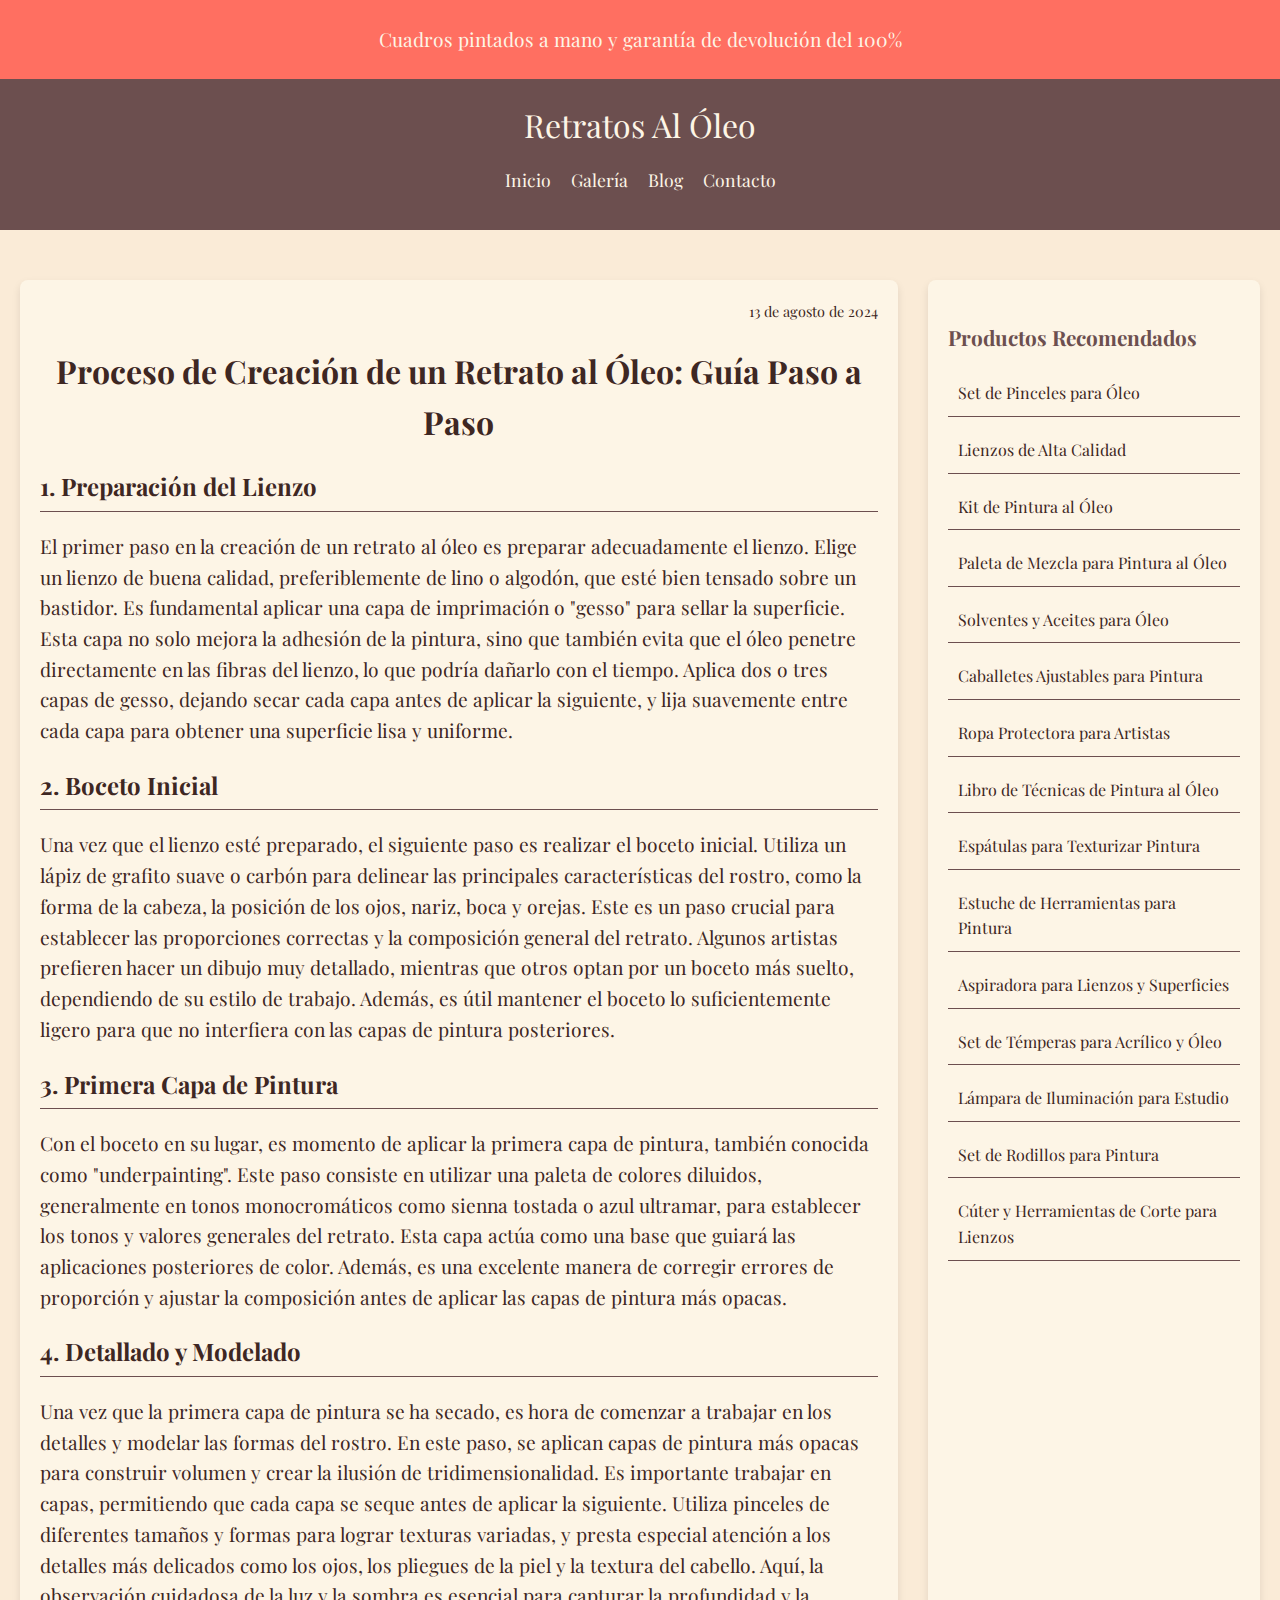
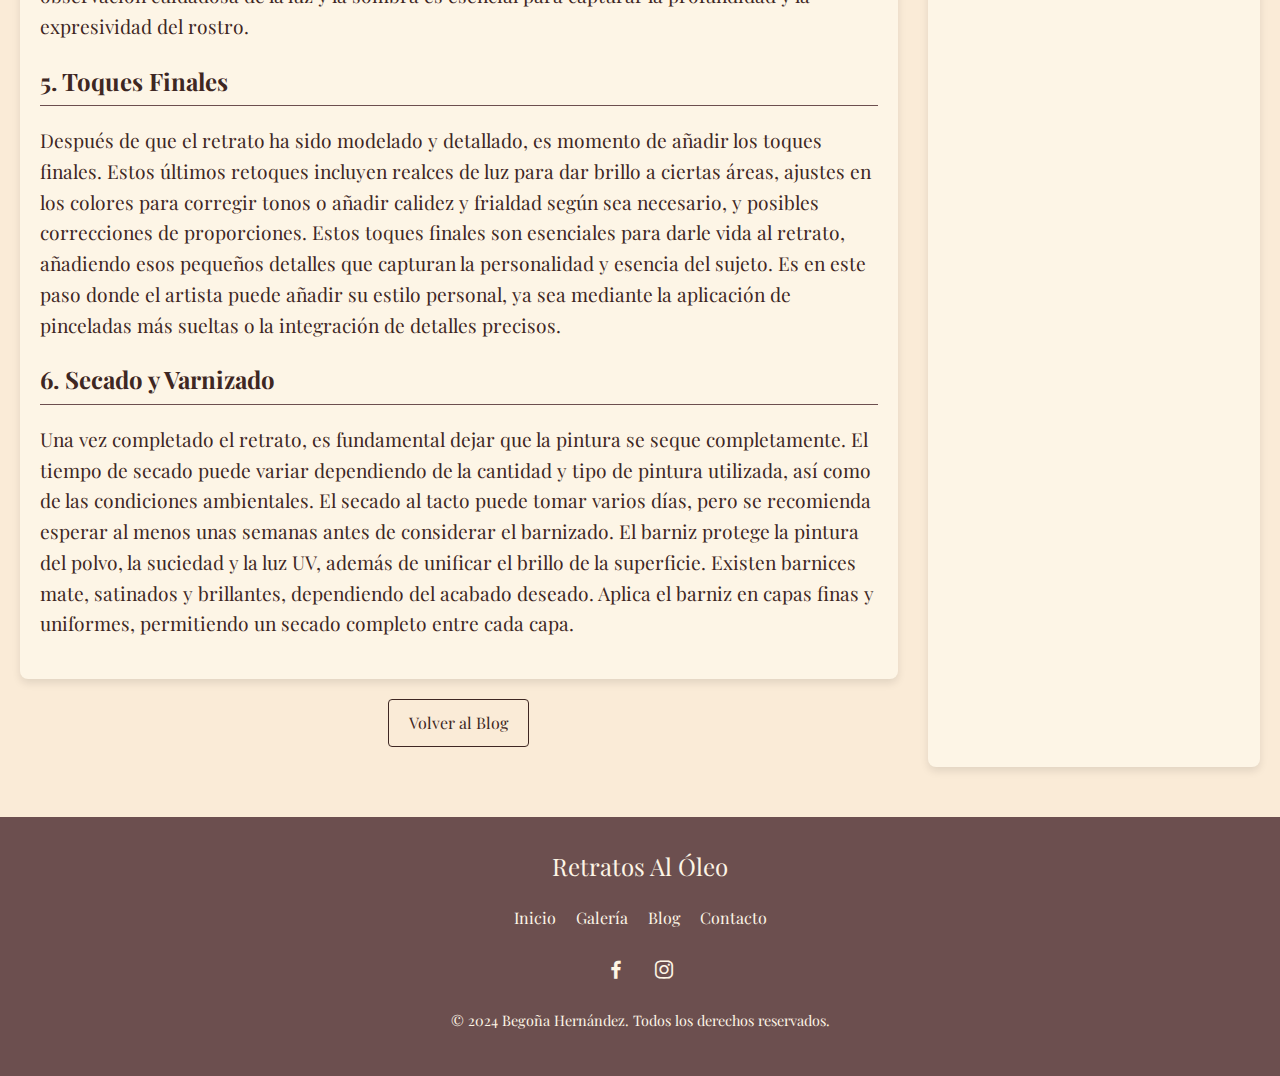
<file: blog/articles/creacion-retrato-al-oleo.html>
<!DOCTYPE html>
<html lang="es">
<head>
    <meta charset="UTF-8">
    <meta name="viewport" content="width=device-width, initial-scale=1.0">
    <meta name="description" content="Guía completa sobre el proceso de creación de un retrato al óleo, desde la preparación del lienzo hasta los toques finales y el varnizado. Aprende a pintar retratos al óleo con técnicas profesionales.">
    <meta name="keywords" content="retratos al óleo, pintura al óleo, arte, cómo pintar retratos, técnica de óleo, guía de pintura">
    <meta name="author" content="Begoña Hernández">
    <title>Proceso de Creación de un Retrato al Óleo: Guía Completa | Retratos Al Óleo</title>
    <link rel="stylesheet" href="../css/style.css">
    <link href="https://unpkg.com/boxicons@2.1.1/css/boxicons.min.css" rel="stylesheet">
    <link rel="shortcut icon" href="../../img/favicon.png" type="image/x-icon">
</head>
<body>

    <section class="prommo">
        <p>Cuadros pintados a mano y garantía de devolución del 100%</p>
    </section>

    <header>
        <div class="logo">
            <a href="../">Retratos Al Óleo</a>
        </div>
        <nav>
            <ul>
                <li><a href="/">Inicio</a></li>
                <li><a href="../../gallery.html">Galería</a></li>
                <li><a href="../index.html">Blog</a></li>
                <li><a href="../../contact.html">Contacto</a></li>
            </ul>
        </nav>
    </header>

    <section class="blog">
        <div class="container">
            <div class="blog-articles">
                <article class="article">
                    <div class="date">13 de agosto de 2024</div>
                    <h1>Proceso de Creación de un Retrato al Óleo: Guía Paso a Paso</h1>
                    
                    <h2>1. Preparación del Lienzo</h2>
                    <p>El primer paso en la creación de un retrato al óleo es preparar adecuadamente el lienzo. Elige un lienzo de buena calidad, preferiblemente de lino o algodón, que esté bien tensado sobre un bastidor. Es fundamental aplicar una capa de imprimación o "gesso" para sellar la superficie. Esta capa no solo mejora la adhesión de la pintura, sino que también evita que el óleo penetre directamente en las fibras del lienzo, lo que podría dañarlo con el tiempo. Aplica dos o tres capas de gesso, dejando secar cada capa antes de aplicar la siguiente, y lija suavemente entre cada capa para obtener una superficie lisa y uniforme.</p>
                    
                    <h2>2. Boceto Inicial</h2>
                    <p>Una vez que el lienzo esté preparado, el siguiente paso es realizar el boceto inicial. Utiliza un lápiz de grafito suave o carbón para delinear las principales características del rostro, como la forma de la cabeza, la posición de los ojos, nariz, boca y orejas. Este es un paso crucial para establecer las proporciones correctas y la composición general del retrato. Algunos artistas prefieren hacer un dibujo muy detallado, mientras que otros optan por un boceto más suelto, dependiendo de su estilo de trabajo. Además, es útil mantener el boceto lo suficientemente ligero para que no interfiera con las capas de pintura posteriores.</p>
                    
                    <h2>3. Primera Capa de Pintura</h2>
                    <p>Con el boceto en su lugar, es momento de aplicar la primera capa de pintura, también conocida como "underpainting". Este paso consiste en utilizar una paleta de colores diluidos, generalmente en tonos monocromáticos como sienna tostada o azul ultramar, para establecer los tonos y valores generales del retrato. Esta capa actúa como una base que guiará las aplicaciones posteriores de color. Además, es una excelente manera de corregir errores de proporción y ajustar la composición antes de aplicar las capas de pintura más opacas.</p>
                    
                    <h2>4. Detallado y Modelado</h2>
                    <p>Una vez que la primera capa de pintura se ha secado, es hora de comenzar a trabajar en los detalles y modelar las formas del rostro. En este paso, se aplican capas de pintura más opacas para construir volumen y crear la ilusión de tridimensionalidad. Es importante trabajar en capas, permitiendo que cada capa se seque antes de aplicar la siguiente. Utiliza pinceles de diferentes tamaños y formas para lograr texturas variadas, y presta especial atención a los detalles más delicados como los ojos, los pliegues de la piel y la textura del cabello. Aquí, la observación cuidadosa de la luz y la sombra es esencial para capturar la profundidad y la expresividad del rostro.</p>
                    
                    <h2>5. Toques Finales</h2>
                    <p>Después de que el retrato ha sido modelado y detallado, es momento de añadir los toques finales. Estos últimos retoques incluyen realces de luz para dar brillo a ciertas áreas, ajustes en los colores para corregir tonos o añadir calidez y frialdad según sea necesario, y posibles correcciones de proporciones. Estos toques finales son esenciales para darle vida al retrato, añadiendo esos pequeños detalles que capturan la personalidad y esencia del sujeto. Es en este paso donde el artista puede añadir su estilo personal, ya sea mediante la aplicación de pinceladas más sueltas o la integración de detalles precisos.</p>
                    
                    <h2>6. Secado y Varnizado</h2>
                    <p>Una vez completado el retrato, es fundamental dejar que la pintura se seque completamente. El tiempo de secado puede variar dependiendo de la cantidad y tipo de pintura utilizada, así como de las condiciones ambientales. El secado al tacto puede tomar varios días, pero se recomienda esperar al menos unas semanas antes de considerar el barnizado. El barniz protege la pintura del polvo, la suciedad y la luz UV, además de unificar el brillo de la superficie. Existen barnices mate, satinados y brillantes, dependiendo del acabado deseado. Aplica el barniz en capas finas y uniformes, permitiendo un secado completo entre cada capa.</p>
                </article>
                
                <!-- Botones de paginación -->
                <div class="pagination">
                    <a href="../index.html" class="pagination-button">Volver al Blog</a>
                </div>
            </div>

            <!-- Barra lateral (sidebar) -->
            <aside class="sidebar"> 
                <div class="affiliate-products">
                    <h3>Productos Recomendados</h3>
                    <ul>
                        <li><a href="https://amzn.to/3WQo6zB" target="_blank">Set de Pinceles para Óleo</a></li>
                        <li><a href="https://amzn.to/4dM7tMh" target="_blank">Lienzos de Alta Calidad</a></li>
                        <li><a href="https://amzn.to/4csPp8T" target="_blank">Kit de Pintura al Óleo</a></li>
                        <li><a href="https://amzn.to/4fOqr6W" target="_blank">Paleta de Mezcla para Pintura al Óleo</a></li>
                        <li><a href="https://amzn.to/3YRKH1A" target="_blank">Solventes y Aceites para Óleo</a></li>
                        <li><a href="https://amzn.to/4cCTzuV" target="_blank">Caballetes Ajustables para Pintura</a></li>
                        <li><a href="https://amzn.to/4dM7HD7" target="_blank">Ropa Protectora para Artistas</a></li>
                        <li><a href="https://amzn.to/4dSnsZz" target="_blank">Libro de Técnicas de Pintura al Óleo</a></li>
                        <li><a href="https://amzn.to/4crP3Q4" target="_blank">Espátulas para Texturizar Pintura</a></li>
                        <li><a href="https://amzn.to/4dqrJDJ" target="_blank">Estuche de Herramientas para Pintura</a></li>
                        <li><a href="https://amzn.to/3AypnE7" target="_blank">Aspiradora para Lienzos y Superficies</a></li>
                        <li><a href="https://amzn.to/4dqsf4D" target="_blank">Set de Témperas para Acrílico y Óleo</a></li>
                        <li><a href="https://amzn.to/3XdjSUo" target="_blank">Lámpara de Iluminación para Estudio</a></li>
                        <li><a href="https://amzn.to/3X80kk5" target="_blank">Set de Rodillos para Pintura</a></li>
                        <li><a href="https://amzn.to/3ArxDWy" target="_blank">Cúter y Herramientas de Corte para Lienzos</a></li>
                    </ul>
                </div>
            </aside>
        </div>
    </section>
    
    <section class="footer">
        <div class="footer-container">
            <div class="footer-logo">
                <a href="/">Retratos Al Óleo</a>
            </div>
            <nav class="footer-nav">
                <ul>
                    <li><a href="../">Inicio</a></li>
                    <li><a href="../../gallery.html">Galería</a></li>
                    <li><a href="../index.html">Blog</a></li>
                    <li><a href="../../contact.html">Contacto</a></li>
                </ul>
            </nav>
            <div class="footer-socials">
                <a href="https://www.facebook.com/begona.hernandezgarcia.77" target="_blank" aria-label="Facebook"><i class='bx bxl-facebook'></i></a>
                <a href="https://www.instagram.com/hernandezgarciabegona?igsh=MXhwejN1MGI1NzAxcg==" target="_blank" aria-label="Instagram"><i class='bx bxl-instagram'></i></a>
            </div>
            <p>&copy; 2024 Begoña Hernández. Todos los derechos reservados.</p>
        </div>
    </section>
    
</body>
</html>
</file>
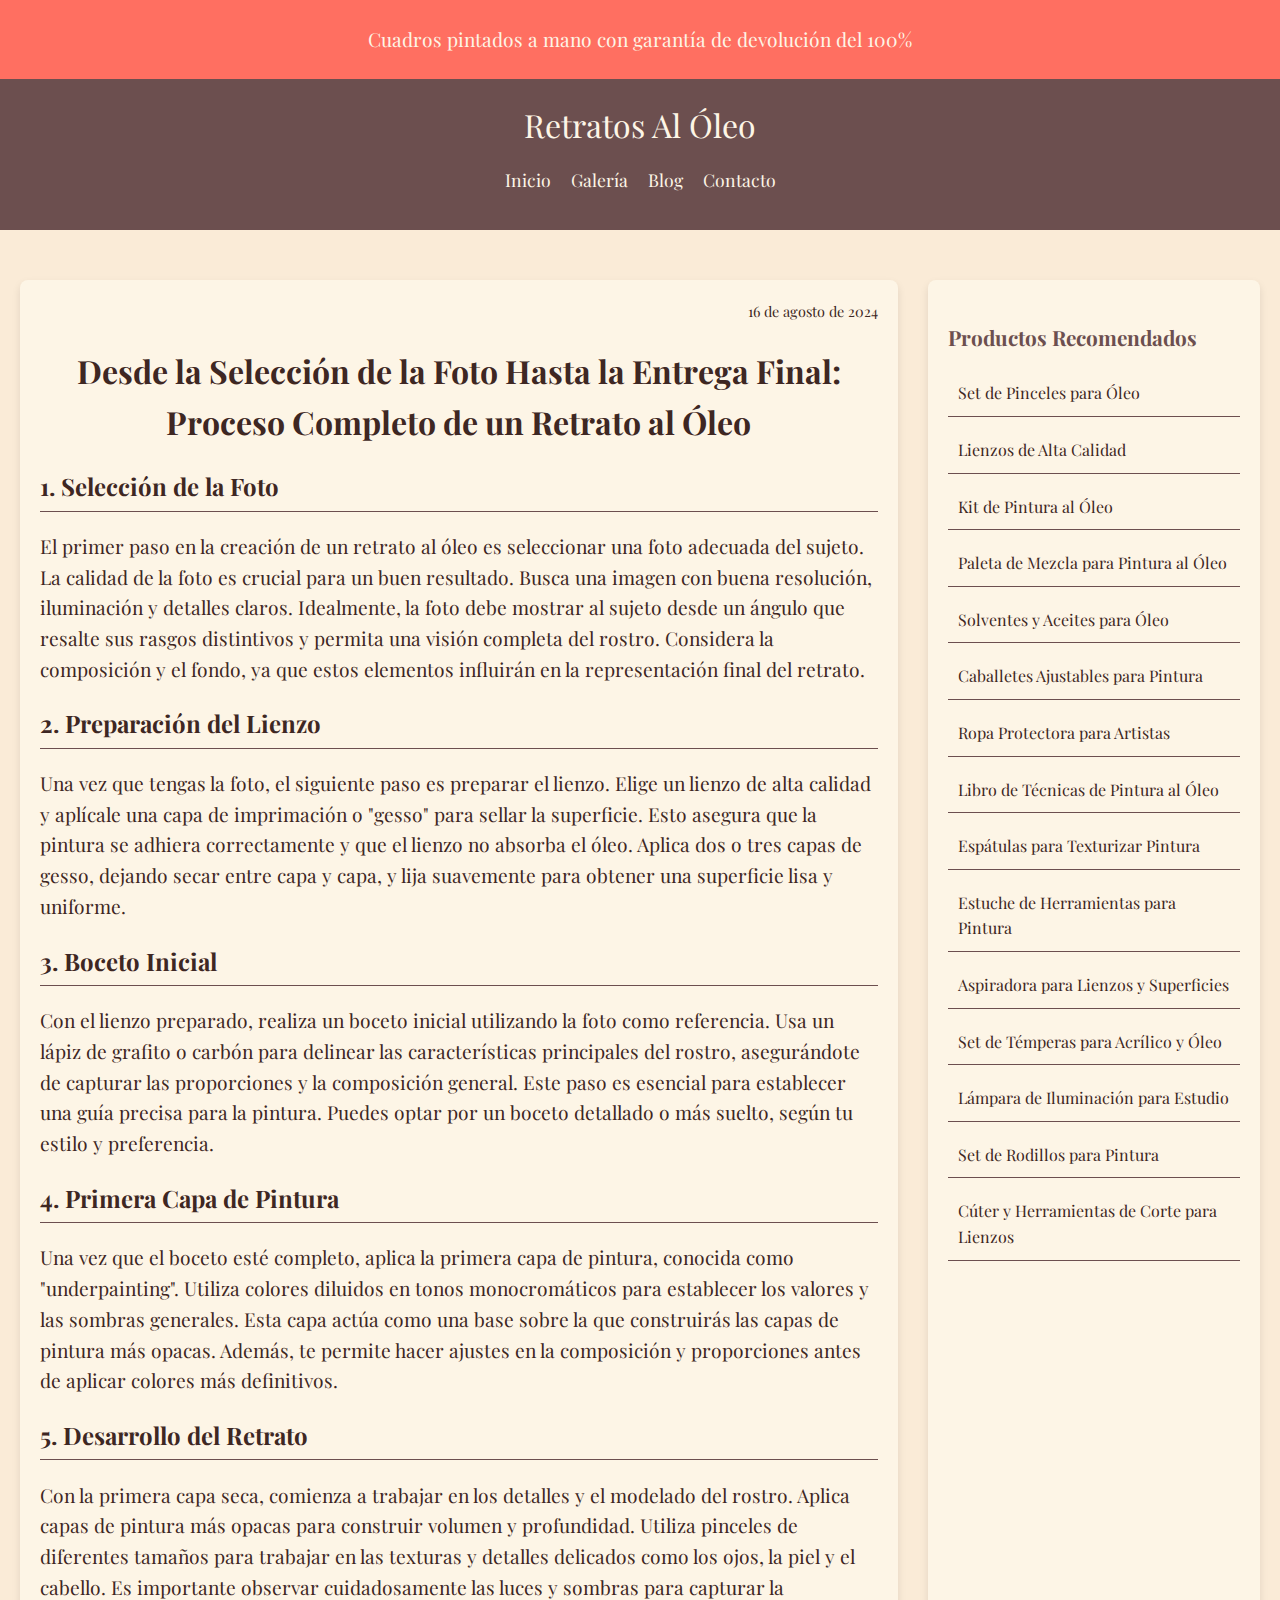
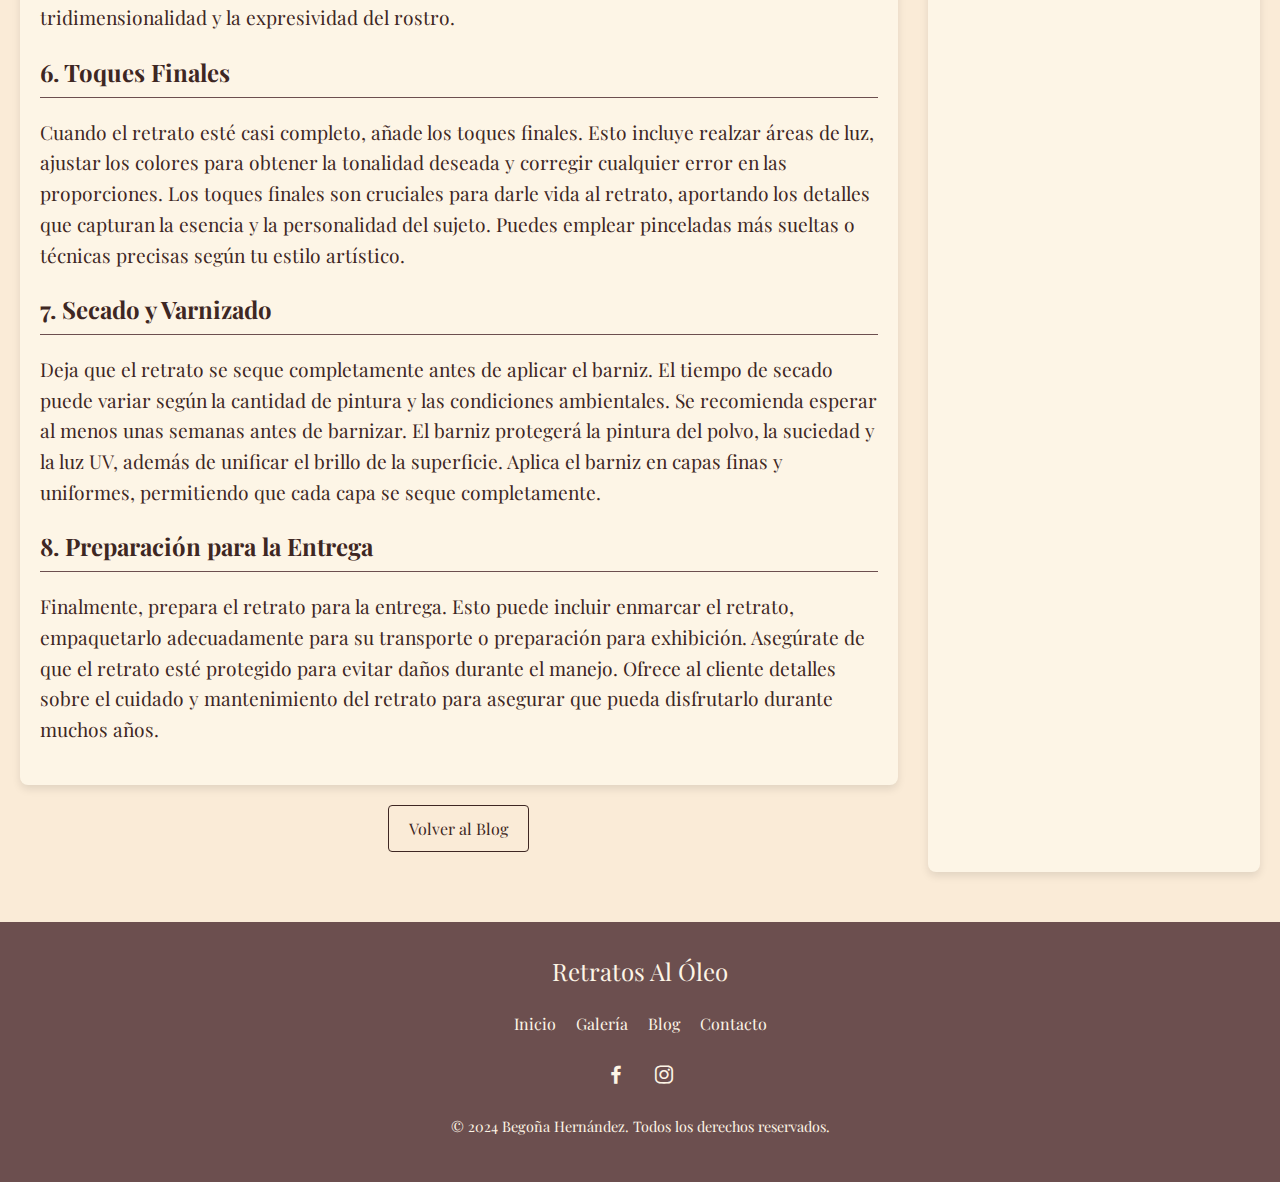
<file: blog/articles/proceso-seleccion-foto-hasta-entrega.html>
<!DOCTYPE html>
<html lang="es">
<head>
    <meta charset="UTF-8">
    <meta name="viewport" content="width=device-width, initial-scale=1.0">
    <meta name="description" content="Guía paso a paso sobre el proceso de creación de un retrato al óleo. Aprende desde la selección de la foto hasta la entrega final con técnicas profesionales y consejos útiles.">
    <meta name="keywords" content="retratos al óleo, pintura al óleo, arte, cómo pintar retratos, técnica de óleo">
    <meta name="author" content="Begoña Hernández">
    <title>Proceso Completo de un Retrato al Óleo: Guía Paso a Paso</title>
    <link rel="stylesheet" href="../css/style.css">
    <link href="https://unpkg.com/boxicons@2.1.1/css/boxicons.min.css" rel="stylesheet">
    <link rel="shortcut icon" href="../../img/favicon.png" type="image/x-icon">
    

</head>
<body>

    <section class="prommo">
        <p>Cuadros pintados a mano con garantía de devolución del 100%</p>
    </section>

    <header>
        <div class="logo">
            <a href="../">Retratos Al Óleo</a>
        </div>
        <nav>
            <ul>
                <li><a href="/" title="Página principal">Inicio</a></li>
                <li><a href="../../gallery.html" title="Ver nuestra galería">Galería</a></li>
                <li><a href="../index.html" title="Leer más sobre el blog">Blog</a></li>
                <li><a href="../../contact.html" title="Contáctanos">Contacto</a></li>
            </ul>
        </nav>
    </header>

    <section class="blog">
        <div class="container">
            <div class="blog-articles">
                <article class="article">
                    <div class="date">16 de agosto de 2024</div>
                    <h1>Desde la Selección de la Foto Hasta la Entrega Final: Proceso Completo de un Retrato al Óleo</h1>
                    
                    <h2>1. Selección de la Foto</h2>
                    <p>El primer paso en la creación de un retrato al óleo es seleccionar una foto adecuada del sujeto. La calidad de la foto es crucial para un buen resultado. Busca una imagen con buena resolución, iluminación y detalles claros. Idealmente, la foto debe mostrar al sujeto desde un ángulo que resalte sus rasgos distintivos y permita una visión completa del rostro. Considera la composición y el fondo, ya que estos elementos influirán en la representación final del retrato.</p>
                    
                    <h2>2. Preparación del Lienzo</h2>
                    <p>Una vez que tengas la foto, el siguiente paso es preparar el lienzo. Elige un lienzo de alta calidad y aplícale una capa de imprimación o "gesso" para sellar la superficie. Esto asegura que la pintura se adhiera correctamente y que el lienzo no absorba el óleo. Aplica dos o tres capas de gesso, dejando secar entre capa y capa, y lija suavemente para obtener una superficie lisa y uniforme.</p>
                    
                    <h2>3. Boceto Inicial</h2>
                    <p>Con el lienzo preparado, realiza un boceto inicial utilizando la foto como referencia. Usa un lápiz de grafito o carbón para delinear las características principales del rostro, asegurándote de capturar las proporciones y la composición general. Este paso es esencial para establecer una guía precisa para la pintura. Puedes optar por un boceto detallado o más suelto, según tu estilo y preferencia.</p>
                    
                    <h2>4. Primera Capa de Pintura</h2>
                    <p>Una vez que el boceto esté completo, aplica la primera capa de pintura, conocida como "underpainting". Utiliza colores diluidos en tonos monocromáticos para establecer los valores y las sombras generales. Esta capa actúa como una base sobre la que construirás las capas de pintura más opacas. Además, te permite hacer ajustes en la composición y proporciones antes de aplicar colores más definitivos.</p>
                    
                    <h2>5. Desarrollo del Retrato</h2>
                    <p>Con la primera capa seca, comienza a trabajar en los detalles y el modelado del rostro. Aplica capas de pintura más opacas para construir volumen y profundidad. Utiliza pinceles de diferentes tamaños para trabajar en las texturas y detalles delicados como los ojos, la piel y el cabello. Es importante observar cuidadosamente las luces y sombras para capturar la tridimensionalidad y la expresividad del rostro.</p>
                    
                    <h2>6. Toques Finales</h2>
                    <p>Cuando el retrato esté casi completo, añade los toques finales. Esto incluye realzar áreas de luz, ajustar los colores para obtener la tonalidad deseada y corregir cualquier error en las proporciones. Los toques finales son cruciales para darle vida al retrato, aportando los detalles que capturan la esencia y la personalidad del sujeto. Puedes emplear pinceladas más sueltas o técnicas precisas según tu estilo artístico.</p>
                    
                    <h2>7. Secado y Varnizado</h2>
                    <p>Deja que el retrato se seque completamente antes de aplicar el barniz. El tiempo de secado puede variar según la cantidad de pintura y las condiciones ambientales. Se recomienda esperar al menos unas semanas antes de barnizar. El barniz protegerá la pintura del polvo, la suciedad y la luz UV, además de unificar el brillo de la superficie. Aplica el barniz en capas finas y uniformes, permitiendo que cada capa se seque completamente.</p>
                    
                    <h2>8. Preparación para la Entrega</h2>
                    <p>Finalmente, prepara el retrato para la entrega. Esto puede incluir enmarcar el retrato, empaquetarlo adecuadamente para su transporte o preparación para exhibición. Asegúrate de que el retrato esté protegido para evitar daños durante el manejo. Ofrece al cliente detalles sobre el cuidado y mantenimiento del retrato para asegurar que pueda disfrutarlo durante muchos años.</p>
                </article>
                
                <!-- Botones de paginación -->
                <div class="pagination">
                    <a href="../index.html" class="pagination-button">Volver al Blog</a>
                </div>
            </div>

            <!-- Barra lateral (sidebar) -->
            <aside class="sidebar"> 
                <div class="affiliate-products">
                    <h3>Productos Recomendados</h3>
                    <ul>
                        <li><a href="https://amzn.to/3WQo6zB" target="_blank" rel="noopener noreferrer" title="Set de pinceles para óleo">Set de Pinceles para Óleo</a></li>
                        <li><a href="https://amzn.to/4dM7tMh" target="_blank" rel="noopener noreferrer" title="Lienzos de alta calidad">Lienzos de Alta Calidad</a></li>
                        <li><a href="https://amzn.to/4csPp8T" target="_blank" rel="noopener noreferrer" title="Kit de pintura al óleo">Kit de Pintura al Óleo</a></li>
                        <li><a href="https://amzn.to/4fOqr6W" target="_blank" rel="noopener noreferrer" title="Paleta de mezcla para pintura al óleo">Paleta de Mezcla para Pintura al Óleo</a></li>
                        <li><a href="https://amzn.to/3YRKH1A" target="_blank" rel="noopener noreferrer" title="Solventes y aceites para óleo">Solventes y Aceites para Óleo</a></li>
                        <li><a href="https://amzn.to/4cCTzuV" target="_blank" rel="noopener noreferrer" title="Caballetes ajustables para pintura">Caballetes Ajustables para Pintura</a></li>
                        <li><a href="https://amzn.to/4dM7HD7" target="_blank" rel="noopener noreferrer" title="Ropa protectora para artistas">Ropa Protectora para Artistas</a></li>
                        <li><a href="https://amzn.to/4dSnsZz" target="_blank" rel="noopener noreferrer" title="Libro de técnicas de pintura al óleo">Libro de Técnicas de Pintura al Óleo</a></li>
                        <li><a href="https://amzn.to/4crP3Q4" target="_blank" rel="noopener noreferrer" title="Espátulas para texturizar pintura">Espátulas para Texturizar Pintura</a></li>
                        <li><a href="https://amzn.to/4dqrJDJ" target="_blank" rel="noopener noreferrer" title="Estuche de herramientas para pintura">Estuche de Herramientas para Pintura</a></li>
                        <li><a href="https://amzn.to/3AypnE7" target="_blank" rel="noopener noreferrer" title="Aspiradora para lienzos y superficies">Aspiradora para Lienzos y Superficies</a></li>
                        <li><a href="https://amzn.to/4dqsf4D" target="_blank" rel="noopener noreferrer" title="Set de témperas para acrílico y óleo">Set de Témperas para Acrílico y Óleo</a></li>
                        <li><a href="https://amzn.to/3XdjSUo" target="_blank" rel="noopener noreferrer" title="Lámpara de iluminación para estudio">Lámpara de Iluminación para Estudio</a></li>
                        <li><a href="https://amzn.to/3X80kk5" target="_blank" rel="noopener noreferrer" title="Set de rodillos para pintura">Set de Rodillos para Pintura</a></li>
                        <li><a href="https://amzn.to/3ArxDWy" target="_blank" rel="noopener noreferrer" title="Cúter y herramientas de corte para lienzos">Cúter y Herramientas de Corte para Lienzos</a></li>
                    </ul>
                </div>
            </aside>
        </div>
    </section>
    
    <section class="footer">
        <div class="footer-container">
            <div class="footer-logo">
                <a href="/">Retratos Al Óleo</a>
            </div>
            <nav class="footer-nav">
                <ul>
                    <li><a href="../" title="Página principal del blog">Inicio</a></li>
                    <li><a href="../../gallery.html" title="Ver nuestra galería">Galería</a></li>
                    <li><a href="../index.html" title="Leer más sobre el blog">Blog</a></li>
                    <li><a href="../../contact.html" title="Contáctanos">Contacto</a></li>
                </ul>
            </nav>
            <div class="footer-socials">
                <a href="https://www.facebook.com/begona.hernandezgarcia.77" target="_blank" rel="noopener noreferrer" aria-label="Facebook"><i class='bx bxl-facebook'></i></a>
                <a href="https://www.instagram.com/hernandezgarciabegona?igsh=MXhwejN1MGI1NzAxcg==" target="_blank" rel="noopener noreferrer" aria-label="Instagram"><i class='bx bxl-instagram'></i></a>
            </div>
            <p>&copy; 2024 Begoña Hernández. Todos los derechos reservados.</p>
        </div>
    </section>
    
</body>
</html>
</file>
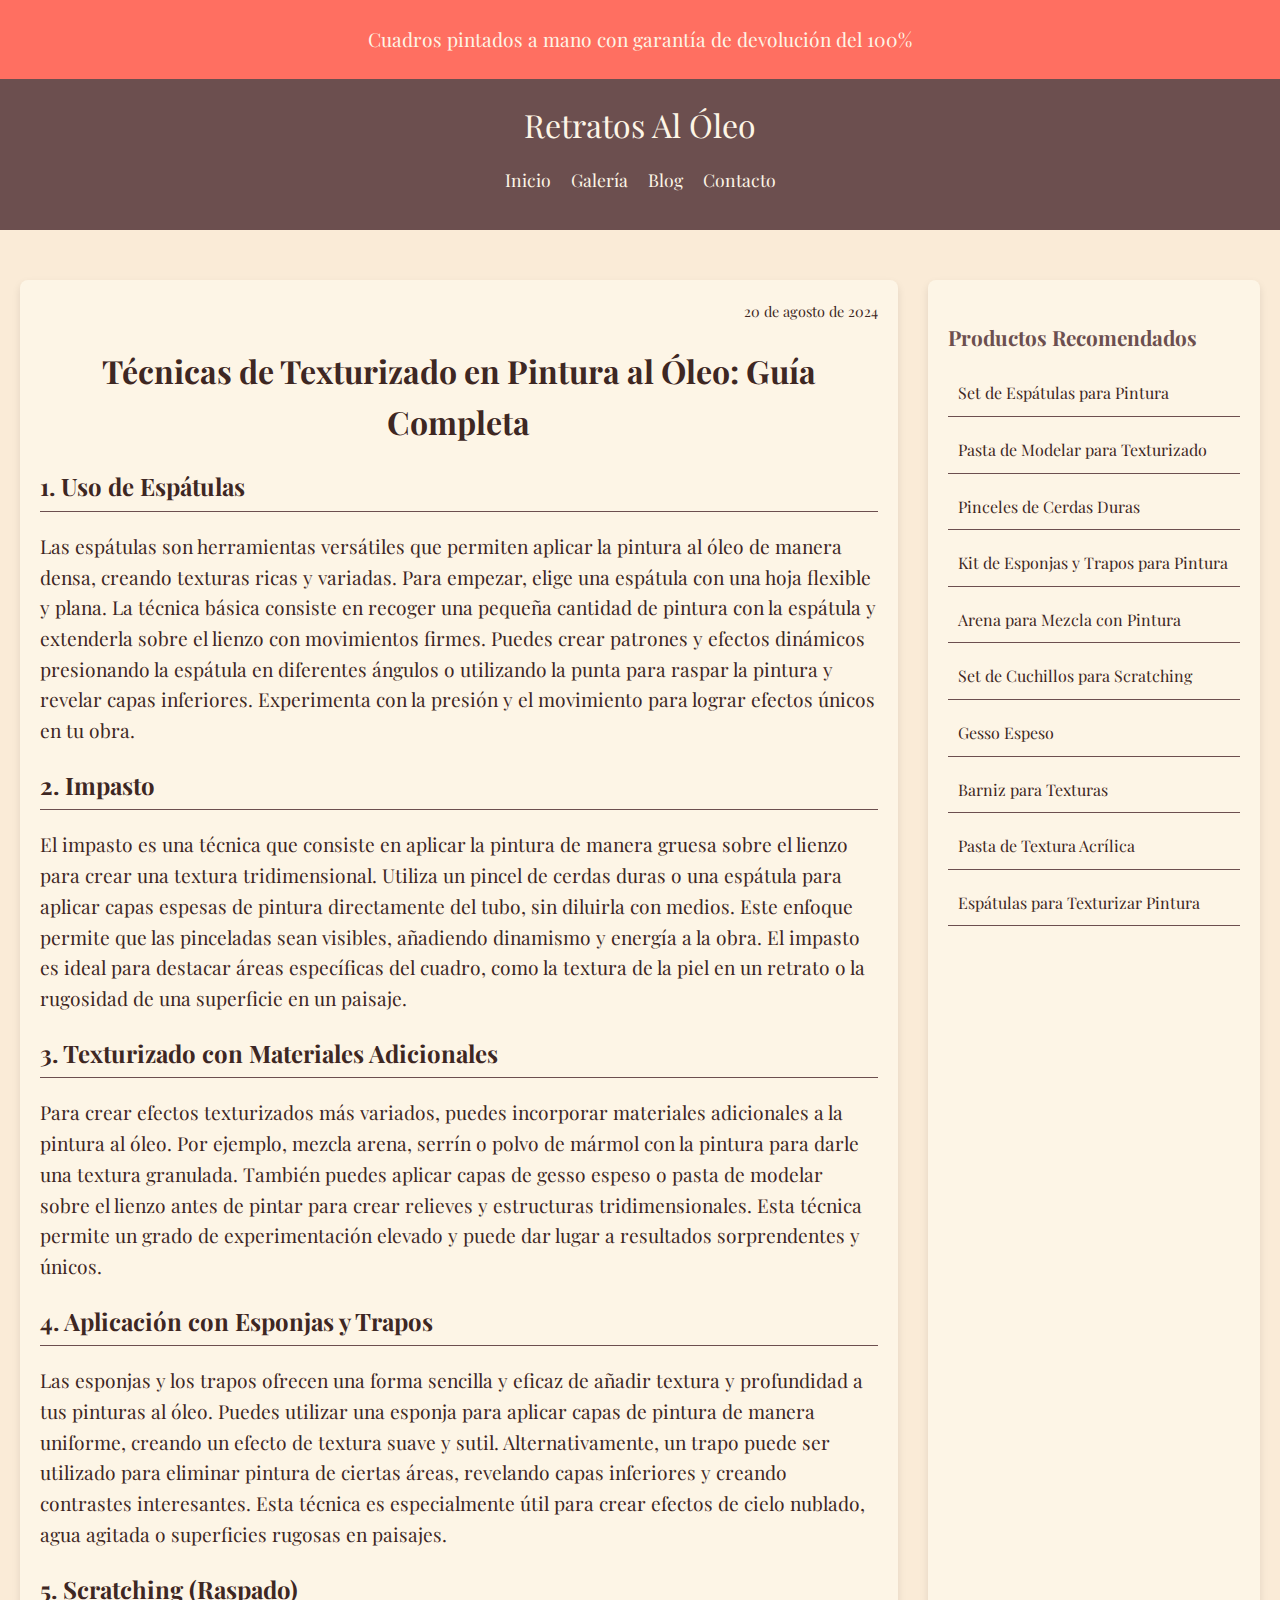
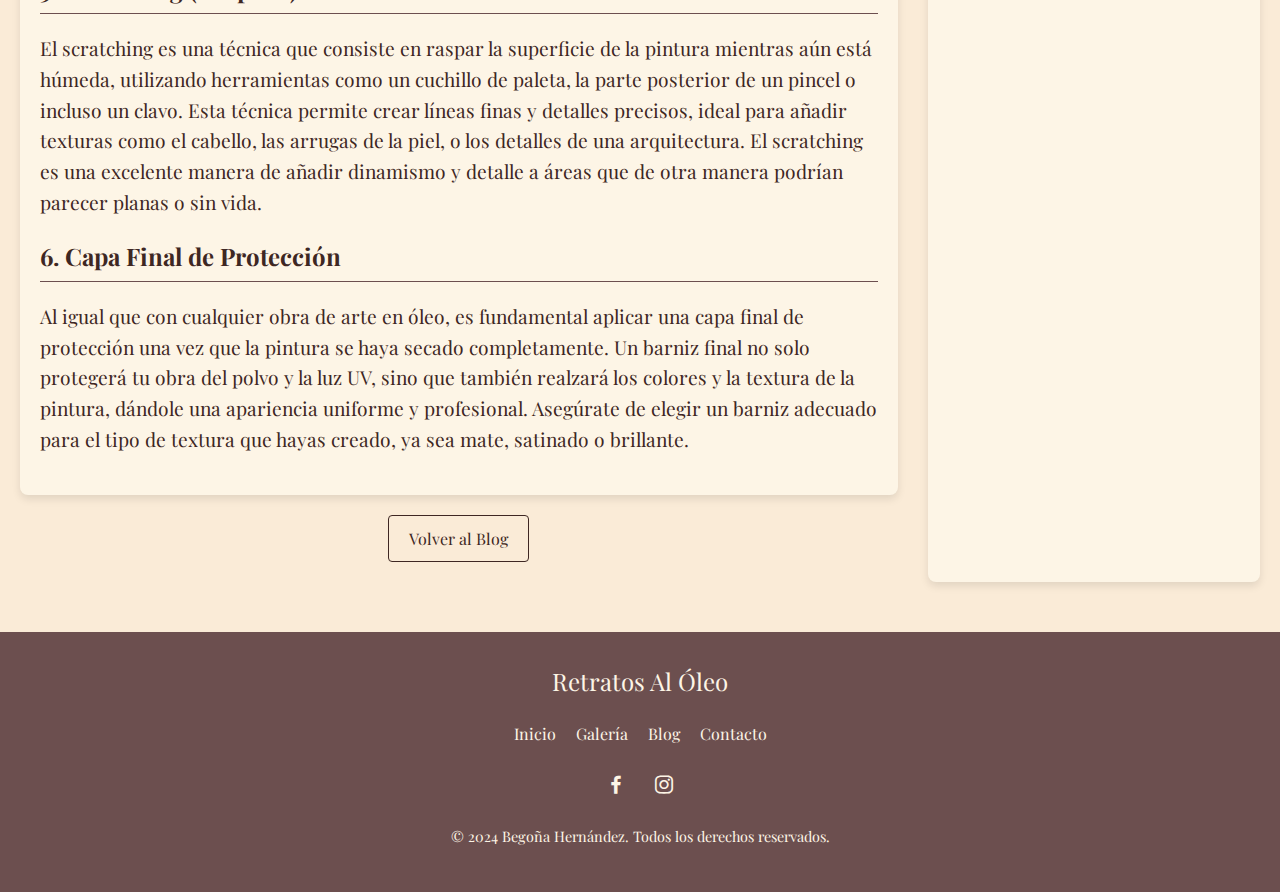
<file: blog/articles/tecnicas-de-texturizado.html>
<!DOCTYPE html>
<html lang="es">
<head>
    <meta charset="UTF-8">
    <meta name="viewport" content="width=device-width, initial-scale=1.0">
    <meta name="description" content="Explora diversas técnicas de texturizado en la pintura al óleo para dar profundidad y dinamismo a tus obras. Aprende cómo crear efectos visuales sorprendentes utilizando pinceles, espátulas y otros materiales.">
    <meta name="keywords" content="texturizado, pintura al óleo, arte, técnicas de óleo, guía de pintura, efectos visuales">
    <meta name="author" content="Begoña Hernández">
    <title>Técnicas de Texturizado en Pintura al Óleo: Guía Completa | Retratos Al Óleo</title>
    <link rel="stylesheet" href="../css/style.css">
    <link href="https://unpkg.com/boxicons@2.1.1/css/boxicons.min.css" rel="stylesheet">
    <link rel="shortcut icon" href="../../img/favicon.png" type="image/x-icon">

</head>
<body>

    <section class="prommo">
        <p>Cuadros pintados a mano con garantía de devolución del 100%</p>
    </section>

    <header>
        <div class="logo">
            <a href="../">Retratos Al Óleo</a>
        </div>
        <nav>
            <ul>
                <li><a href="/">Inicio</a></li>
                <li><a href="../../gallery.html">Galería</a></li>
                <li><a href="../index.html">Blog</a></li>
                <li><a href="../../contact.html">Contacto</a></li>
            </ul>
        </nav>
    </header>

    <section class="blog">
        <div class="container">
            <div class="blog-articles">
                <article class="article">
                    <div class="date">20 de agosto de 2024</div>
                    <h1>Técnicas de Texturizado en Pintura al Óleo: Guía Completa</h1>
                    
                    <h2>1. Uso de Espátulas</h2>
                    <p>Las espátulas son herramientas versátiles que permiten aplicar la pintura al óleo de manera densa, creando texturas ricas y variadas. Para empezar, elige una espátula con una hoja flexible y plana. La técnica básica consiste en recoger una pequeña cantidad de pintura con la espátula y extenderla sobre el lienzo con movimientos firmes. Puedes crear patrones y efectos dinámicos presionando la espátula en diferentes ángulos o utilizando la punta para raspar la pintura y revelar capas inferiores. Experimenta con la presión y el movimiento para lograr efectos únicos en tu obra.</p>
                    
                    <h2>2. Impasto</h2>
                    <p>El impasto es una técnica que consiste en aplicar la pintura de manera gruesa sobre el lienzo para crear una textura tridimensional. Utiliza un pincel de cerdas duras o una espátula para aplicar capas espesas de pintura directamente del tubo, sin diluirla con medios. Este enfoque permite que las pinceladas sean visibles, añadiendo dinamismo y energía a la obra. El impasto es ideal para destacar áreas específicas del cuadro, como la textura de la piel en un retrato o la rugosidad de una superficie en un paisaje.</p>
                    
                    <h2>3. Texturizado con Materiales Adicionales</h2>
                    <p>Para crear efectos texturizados más variados, puedes incorporar materiales adicionales a la pintura al óleo. Por ejemplo, mezcla arena, serrín o polvo de mármol con la pintura para darle una textura granulada. También puedes aplicar capas de gesso espeso o pasta de modelar sobre el lienzo antes de pintar para crear relieves y estructuras tridimensionales. Esta técnica permite un grado de experimentación elevado y puede dar lugar a resultados sorprendentes y únicos.</p>
                    
                    <h2>4. Aplicación con Esponjas y Trapos</h2>
                    <p>Las esponjas y los trapos ofrecen una forma sencilla y eficaz de añadir textura y profundidad a tus pinturas al óleo. Puedes utilizar una esponja para aplicar capas de pintura de manera uniforme, creando un efecto de textura suave y sutil. Alternativamente, un trapo puede ser utilizado para eliminar pintura de ciertas áreas, revelando capas inferiores y creando contrastes interesantes. Esta técnica es especialmente útil para crear efectos de cielo nublado, agua agitada o superficies rugosas en paisajes.</p>
                    
                    <h2>5. Scratching (Raspado)</h2>
                    <p>El scratching es una técnica que consiste en raspar la superficie de la pintura mientras aún está húmeda, utilizando herramientas como un cuchillo de paleta, la parte posterior de un pincel o incluso un clavo. Esta técnica permite crear líneas finas y detalles precisos, ideal para añadir texturas como el cabello, las arrugas de la piel, o los detalles de una arquitectura. El scratching es una excelente manera de añadir dinamismo y detalle a áreas que de otra manera podrían parecer planas o sin vida.</p>
                    
                    <h2>6. Capa Final de Protección</h2>
                    <p>Al igual que con cualquier obra de arte en óleo, es fundamental aplicar una capa final de protección una vez que la pintura se haya secado completamente. Un barniz final no solo protegerá tu obra del polvo y la luz UV, sino que también realzará los colores y la textura de la pintura, dándole una apariencia uniforme y profesional. Asegúrate de elegir un barniz adecuado para el tipo de textura que hayas creado, ya sea mate, satinado o brillante.</p>
                </article>
                
                <!-- Botones de paginación -->
                <div class="pagination">
                    <a href="../index.html" class="pagination-button">Volver al Blog</a>
                </div>
            </div>

            <!-- Barra lateral (sidebar) -->
            <aside class="sidebar"> 
                <div class="affiliate-products">
                    <h3>Productos Recomendados</h3>
                    <ul>
                        <li><a href="https://amzn.to/3WQo6zB" target="_blank">Set de Espátulas para Pintura</a></li>
                        <li><a href="https://amzn.to/4dM7tMh" target="_blank">Pasta de Modelar para Texturizado</a></li>
                        <li><a href="https://amzn.to/4csPp8T" target="_blank">Pinceles de Cerdas Duras</a></li>
                        <li><a href="https://amzn.to/4fOqr6W" target="_blank">Kit de Esponjas y Trapos para Pintura</a></li>
                        <li><a href="https://amzn.to/3YRKH1A" target="_blank">Arena para Mezcla con Pintura</a></li>
                        <li><a href="https://amzn.to/4cCTzuV" target="_blank">Set de Cuchillos para Scratching</a></li>
                        <li><a href="https://amzn.to/4dM7HD7" target="_blank">Gesso Espeso</a></li>
                        <li><a href="https://amzn.to/4dSnsZz" target="_blank">Barniz para Texturas</a></li>
                        <li><a href="https://amzn.to/4crP3Q4" target="_blank">Pasta de Textura Acrílica</a></li>
                        <li><a href="https://amzn.to/4dqrJDJ" target="_blank">Espátulas para Texturizar Pintura</a></li>
                    </ul>
                </div>
            </aside>
        </div>
    </section>
    
    <section class="footer">
        <div class="footer-container">
            <div class="footer-logo">
                <a href="/">Retratos Al Óleo</a>
            </div>
            <nav class="footer-nav">
                <ul>
                    <li><a href="../">Inicio</a></li>
                    <li><a href="../../gallery.html">Galería</a></li>
                    <li><a href="../index.html">Blog</a></li>
                    <li><a href="../../contact.html">Contacto</a></li>
                </ul>
            </nav>
            <div class="footer-socials">
                <a href="https://www.facebook.com/begona.hernandezgarcia.77" target="_blank" aria-label="Facebook"><i class='bx bxl-facebook'></i></a>
                <a href="https://www.instagram.com/hernandezgarciabegona?igsh=MXhwejN1MGI1NzAxcg==" target="_blank" aria-label="Instagram"><i class='bx bxl-instagram'></i></a>
            </div>
            <p>&copy; 2024 Begoña Hernández. Todos los derechos reservados.</p>
        </div>
    </section>
    
</body>
</html>
</file>
<file: css/style.css>
@import url('https://fonts.googleapis.com/css2?family=Dancing+Script:wght@400..700&family=Playfair+Display:ital,wght@0,400..900;1,400..900&family=Roboto:ital,wght@0,100;0,300;0,400;0,500;0,700;0,900;1,100;1,300;1,400;1,500;1,700;1,900&display=swap');

:root {
    --main-color: #6C4F4F;     /* Marrón cálido, acogedor y sofisticado */
    --second-color: #FF6F61;   /* Coral vibrante, para destacar */
    --accent-color: #FDF5E6;   /* Marfil, para un contraste suave */
    --text-color: #3E2723;     /* Marrón oscuro, para un texto legible */
    --background-color: #FAEBD7; /* Fondo beige claro y cálido */
    --highlight-color: #FF8C00; /* Naranja oscuro, para resaltar elementos */
}

html {
    margin: 0;
    padding: 0;
    box-sizing: border-box;
}

body {
    margin: 0;
    padding: 0;
    font-family: "Playfair Display", serif;
    color: var(--text-color);
    background-color: var(--background-color);
    line-height: 1.6;
}

a {
    color: var(--highlight-color);
    text-decoration: none;
}

a:hover {
    color: var(--highlight-color);
}

.button {
    background-color: var(--second-color);
    color:var(--accent-color);
    border: none;
    padding: 10px 20px;
    cursor: pointer;
}

.button:hover {
    background-color: var(--highlight-color);
    color: var(--accent-color);
}


/*Promo*/

.prommo {
    text-align: center;                  
    background-color: var(--second-color); 
    padding: 5px;                         
    color: var(--accent-color);                           
    font-size: 1.2em;                                      
}

/*Header*/

header {
    background-color: var(--main-color);
    color: var(--accent-color);
    padding: 20px;
    text-align: center;
}

header .logo a {
    font-size: 2em;
    color: var(--accent-color);
}

nav ul {
    list-style: none;
    padding: 0;
    display: flex;
    justify-content: center;
    gap: 20px;
}

nav ul li a {
    color: var(--accent-color);
    font-size: 1.1em;
}

/* Hero */

.hero {
    display: flex;
    align-items: center;
    justify-content: center;
    height: 100vh;
    background-image: url('../img/hero.jpeg');
    background-size: cover;
    background-position: center;
    color: var(--accent-color);
    text-align: center;
    padding: 0 20px;
    position: relative;
}

.hero-content {
    max-width: 600px;
    z-index: 3;
}

.hero::before {
    content: "";
    position: absolute;
    top: 0;
    left: 0;
    width: 100%;
    height: 100%;
    background-color: rgba(0, 0, 0, 0.3);
    z-index: 1;
}

.hero h1 {
    font-size: 2.5em;
    margin: 0;
    line-height: 1.2;
}

.hero p {
    font-size: 1.2em;
    margin: 10px 0 20px;
}


/*Reseñas*/

.testimonials {
    text-align: center;
    padding: 50px 20px;
    background-color: var(--background-color);
    color: var(--text-color);
}

.testimonials h2 {
    font-size: 2em;
    margin-bottom: 20px;
}

.slider {
    position: relative;
    max-width: 600px;
    margin: 0 auto;
    overflow: hidden;
}

.slide {
    display: none;
    padding: 20px;
    position: relative;
}

.slide p {
    font-size: 1.1em;
}

.slide.active {
    display: block;
}

.client-photo {
    width: 16vw;
    object-fit: cover;
    margin-bottom: 15px;
}

.country-flag {
    width: 30px;
    height: auto;
    margin-top: 10px;
    margin-left: 5px;
}

h3 {
    margin-top: 10px;
}

.slider-nav {
    margin-top: 20px;
    display: flex;
    justify-content: center;
    gap: 20px;
}

.slider-nav i {
    cursor: pointer;
    font-size: 2.5em;
    color: var(--main-color);
    transition: color 0.3s ease;
}

.slider-nav i:hover {
    color: var(--second-color);
}

.rating i {
    color: #FFD700;
}


/*Contacto*/

.contact {
    background-color: var(--background-color);
    padding: 50px 20px;
    text-align: center;
}

.contact-container {
    max-width: 600px;
    margin: 0 auto;
    padding: 20px;
    background-color: var(--accent-color);
    border-radius: 8px;
}

.contact h2 {
    margin-bottom: 20px;
    color: var(--main-color);
}

.contact p {
    margin-bottom: 20px;
    color: var(--text-color);
}

/*Footer*/

.footer {
    background-color: var(--main-color);
    color: var(--accent-color);
    padding: 30px 20px;
    text-align: center;
}

.footer-container {
    max-width: 1200px;
    margin: 0 auto;
}

.footer-logo a {
    font-size: 1.5em;
    color: var(--accent-color);
    text-decoration: none;
}

.footer-nav {
    margin: 20px 0;
}

.footer-nav ul {
    list-style-type: none;
    padding: 0;
    margin: 0;
    display: flex;
    justify-content: center;
    gap: 20px;
}

.footer-nav li {
    margin: 0;
}

.footer-nav a {
    color: var(--accent-color);
    text-decoration: none;
    font-size: 1em;
}

.footer-nav a:hover {
    text-decoration: underline;
}

.footer-socials {
    margin: 20px 0;
}

.footer-socials a {
    color: var(--accent-color);
    font-size: 1.5em;
    margin: 0 10px;
    text-decoration: none;
}

.footer-socials a:hover {
    color: var(--second-color);
}

.footer p {
    margin-top: 20px;
    font-size: 0.9em;
}
</file>
<file: blog/css/style.css>
@import url('https://fonts.googleapis.com/css2?family=Dancing+Script:wght@400..700&family=Playfair+Display:ital,wght@0,400..900;1,400..900&family=Roboto:ital,wght@0,100;0,300;0,400;0,500;0,700;0,900;1,100;1,300;1,400;1,500;1,700;1,900&display=swap');

:root {
    --main-color: #6C4F4F;
    --second-color: #FF6F61;
    --accent-color: #FDF5E6;
    --text-color: #3E2723;
    --background-color: #FAEBD7;
    --highlight-color: #FF8C00;
}

body {
    font-family: "Playfair Display", serif;
    color: var(--text-color);
    background-color: var(--background-color);
    margin: 0;
    padding: 0;
    line-height: 1.6;
}

a {
    color: var(--highlight-color);
    text-decoration: none;
}

a:hover {
    color: var(--second-color);
}

.button {
    background-color: var(--second-color);
    color:var(--accent-color);
    border: none;
    padding: 10px 20px;
    cursor: pointer;
}

.button:hover {
    background-color: var(--highlight-color);
    color: var(--accent-color);
}


/*Promo*/

.prommo {
    text-align: center;                  
    background-color: var(--second-color); 
    padding: 5px;                         
    color: var(--accent-color);                           
    font-size: 1.2em;                                      
}

/*Header*/

header {
    background-color: var(--main-color);
    color: var(--accent-color);
    padding: 20px;
    text-align: center;
}

header .logo a {
    font-size: 2em;
    color: var(--accent-color);
}

nav ul {
    list-style: none;
    padding: 0;
    display: flex;
    justify-content: center;
    gap: 20px;
}

nav ul li a {
    color: var(--accent-color);
    font-size: 1.1em;
}

/* Blog */

.blog {
    padding: 50px 20px;
}

.container {
    display: flex;
    justify-content: space-between;
    gap: 30px;
}

.blog-articles {
    flex: 3;
}

.blog-articles .post {
    background-color: var(--accent-color);
    margin-bottom: 30px;
    border-radius: 8px;
    overflow: hidden;
    display: flex;
    align-items: flex-start;
    gap: 20px; /* Espacio entre imagen y texto */
    padding: 20px;
    box-shadow: 0 4px 8px rgba(0, 0, 0, 0.1); /* Sombra para destacar el artículo */
    transition: transform 0.3s ease;
    position: relative; /* Hacer que el contenedor `.post` sea relativo para el posicionamiento absoluto de los hijos */
}

.blog-articles .post:hover {
    transform: translateY(-5px);
}

.blog-articles .date-main {
    position: absolute; /* Posicionamiento absoluto */
    top: 10px; /* Ajusta según la distancia que deseas desde la parte superior */
    right: 10px; /* Ajusta según la distancia que deseas desde la parte derecha */
    font-size: 0.9em; /* Tamaño de fuente para la fecha */
    color: var(--text-color); /* Color gris para la fecha */
}

.blog-articles .post img {
    width: 12%; /* Ajusta el ancho de la imagen según lo que necesites */
    height: auto;
    border-radius: 8px;
}

.blog-articles .post h2 {
    color: var(--main-color);
    margin-top: 0;
    font-size: 1.5em;
}

.blog-articles .post p {
    color: var(--text-color);
    margin: 20px 0;
    font-size: 1em;
}

.blog-articles .post .button {
    display: inline-block;
    margin-top: 10px;
}

.sidebar {
    flex: 1;
    padding: 20px;
    background-color: var(--background-color);
    border-radius: 8px;
    box-shadow: 0 4px 8px rgba(0, 0, 0, 0.1);
}

.sidebar .search-box {
    display: flex;
    margin-bottom: 20px;
}

.sidebar .search-box input {
    flex: 1;
    padding: 10px;
    border: 1px solid var(--border-color);
    border-radius: 4px 0 0 4px;
}

.sidebar .search-box button {
    padding: 10px;
    border: 1px solid var(--border-color);
    border-left: none;
    background-color: var(--accent-color);
    color: var(--button-text-color);
    border-radius: 0 4px 4px 0;
    cursor: pointer;
}

.sidebar .search-box button:hover {
    background-color: var(--button-hover-color);
}

.sidebar .categories, .sidebar .affiliate-products {
    margin-bottom: 20px;
}

.sidebar h3 {
    margin-bottom: 10px;
    font-size: 1.2em;
    color: var(--main-color);
}

.sidebar ul {
    list-style-type: none;
    padding: 0;
}

.sidebar ul li {
    margin-bottom: 10px;
}

.sidebar ul li a {
    text-decoration: none;
    color: var(--link-color);
}


.pagination {
    margin-top: 20px;
    text-align: center;
}

/*Articles*/
.article {
    background-color: var(--accent-color);
    padding: 20px;
    margin-bottom: 20px;
    border-radius: 8px;
    box-shadow: 0 4px 8px rgba(0, 0, 0, 0.1);
}

.article h1 {
    font-size: 2em;
    margin-bottom: 20px;
    color: var(--text-color);
    text-align: center;
}

.article h2 {
    font-size: 1.5em;
    color: var(--text-color);
    margin-bottom: 10px;
    border-bottom: 0.5px solid var(--main-color);
    padding-bottom: 5px;
}

.article p {
    font-size: 1.2em;
    margin-bottom: 20px;
    color: var(--text-color);
}

.article img {
    max-width: 100%;
    height: auto;
    margin: 20px 0;
    border-radius: 8px;
}

.article .date {
    font-size: 0.9em;
    color: var(--text-color);
    margin-bottom: 10px;
    text-align: right;
}







/*Sidebar*/

.sidebar {
    flex: 1;
    background-color: var(--accent-color);
    padding: 20px;
    border-radius: 8px;
}

.sidebar .affiliate-products {
    margin-bottom: 30px;
}

.sidebar h3 {
    color: var(--main-color);
    font-size: 1.3em;
    margin-bottom: 15px;
}

.sidebar ul {
    list-style: none;
    padding: 0;
}

.sidebar ul li a {
    color: var(--text-color);
    display: block;
    padding: 10px;
    border-bottom: 1px solid var(--main-color);
    transition: background-color 0.3s ease;
}

.sidebar ul li a:hover {
    background-color: var(--second-color);
    color: var(--accent-color);
}

/* Paginación */

.pagination {
    display: flex;
    justify-content: center;
    margin: 20px 0;
}

.pagination-button {
    background-color: var(--background-color);
    color: var(--text-color);
    padding: 10px 20px;
    border: 1px solid var(--text-color);
    border-radius: 4px;
    text-decoration: none;
    font-size: 1em;
    margin: 0 5px;
    transition: background-color 0.3s ease, color 0.3s ease;
}

.pagination-button:hover {
    background-color: var(--second-color);
    color: var(--background-color);
}

.pagination-button.active {
    background-color: var(--second-color);
    color: var(--background-color);
    pointer-events: none;
}

/*Footer*/

.footer {
    background-color: var(--main-color);
    color: var(--accent-color);
    padding: 30px 20px;
    text-align: center;
}

.footer-container {
    max-width: 1200px;
    margin: 0 auto;
}

.footer-logo a {
    font-size: 1.5em;
    color: var(--accent-color);
    text-decoration: none;
}

.footer-nav {
    margin: 20px 0;
}

.footer-nav ul {
    list-style-type: none;
    padding: 0;
    margin: 0;
    display: flex;
    justify-content: center;
    gap: 20px;
}

.footer-nav li {
    margin: 0;
}

.footer-nav a {
    color: var(--accent-color);
    text-decoration: none;
    font-size: 1em;
}

.footer-nav a:hover {
    text-decoration: underline;
}

.footer-socials {
    margin: 20px 0;
}

.footer-socials a {
    color: var(--accent-color);
    font-size: 1.5em;
    margin: 0 10px;
    text-decoration: none;
}

.footer-socials a:hover {
    color: var(--second-color);
}

.footer p {
    margin-top: 20px;
    font-size: 0.9em;
}

/* Media Queries */
@media (max-width: 1200px) {
    .container {
        flex-direction: column;
        gap: 20px;
    }

    .blog-articles {
        flex: 1;
    }
}

@media (max-width: 768px) {
    .blog-articles .post {
        flex-direction: column;
        align-items: center;
    }

    .blog-articles .post img {
        width: 100%;
        max-width: 300px;
    }

    .container {
        flex-direction: column; /* Cambia la disposición a columna en pantallas pequeñas */
        align-items: center; /* Centra los elementos horizontalmente */
    }

    .blog-articles {
        width: 100%; /* Ocupa el ancho completo en pantallas pequeñas */
        margin-bottom: 20px; /* Espacio debajo del contenido principal */
    }

    .sidebar {
        width: 100%; /* Ocupa el ancho completo en pantallas pequeñas */
        max-width: none; /* Quita la limitación de ancho máximo */
    }


}

@media (max-width: 480px) {
    .blog-articles .post h2 {
        font-size: 1.2em;
    }

    .blog-articles .post p {
        font-size: 0.9em;
    }

    .pagination-button {
        font-size: 0.9em;
        padding: 8px 16px;
    }

}
</file>
<file: css/style-contact.css>
@import url('https://fonts.googleapis.com/css2?family=Dancing+Script:wght@400..700&family=Playfair+Display:ital,wght@0,400..900;1,400..900&family=Roboto:ital,wght@0,100;0,300;0,400;0,500;0,700;0,900;1,100;1,300;1,400;1,500;1,700;1,900&display=swap');

:root {
    --main-color: #6C4F4F;     /* Marrón cálido, acogedor y sofisticado */
    --second-color: #FF6F61;   /* Coral vibrante, para destacar */
    --accent-color: #FDF5E6;   /* Marfil, para un contraste suave */
    --text-color: #3E2723;     /* Marrón oscuro, para un texto legible */
    --background-color: #FAEBD7; /* Fondo beige claro y cálido */
    --highlight-color: #FF8C00; /* Naranja oscuro, para resaltar elementos */
}

html {
    margin: 0;
    padding: 0;
    box-sizing: border-box;
}

body {
    margin: 0;
    padding: 0;
    font-family: "Playfair Display", serif;
    color: var(--text-color);
    background-color: var(--background-color);
    line-height: 1.6;
}

a {
    color: var(--highlight-color);
    text-decoration: none;
}

a:hover {
    color: var(--second-color);
}

.button {
    background-color: var(--second-color);
    color:var(--accent-color);
    border: none;
    padding: 10px 20px;
    cursor: pointer;
}

.button:hover {
    background-color: var(--highlight-color);
    color: var(--accent-color);
}


/*Promo*/

.prommo {
    text-align: center;                  
    background-color: var(--second-color); 
    padding: 5px;                         
    color: var(--accent-color);                           
    font-size: 1.2em;                                      
}

/*Header*/

header {
    background-color: var(--main-color);
    color: var(--accent-color);
    padding: 20px;
    text-align: center;
}

header .logo a {
    font-size: 2em;
    color: var(--accent-color);
}

nav ul {
    list-style: none;
    padding: 0;
    display: flex;
    justify-content: center;
    gap: 20px;
}

nav ul li a {
    color: var(--accent-color);
    font-size: 1.1em;
}



/*Contacto*/

.contact {
    background-color: var(--background-color);
    padding: 50px 20px;
    text-align: center;
}

.contact-container {
    max-width: 600px;
    margin: 0 auto;
    padding: 20px;
    background-color: var(--accent-color);
    border-radius: 8px;
}

.contact h1 {
    margin-bottom: 20px;
    color: var(--main-color);
}

.contact p {
    margin-bottom: 20px;
    color: var(--text-color);
}

.contact form {
    display: flex;
    flex-direction: column;
    align-items: center;
}

.contact label {
    margin-bottom: 8px;
    font-weight: bold;
    color: var(--text-color);
    align-self: flex-start;
}

.contact input, 
.contact textarea {
    margin-bottom: 15px;
    padding: 10px;
    border: 1px solid var(--text-color);
    border-radius: 4px;
    font-size: 1em;
    color: var(--text-color);
    background-color: #fff;
    width: 100%;
}

.contact input[type="file"] {
    padding: 5px;
}


/*Footer*/

.footer {
    background-color: var(--main-color);
    color: var(--accent-color);
    padding: 30px 20px;
    text-align: center;
}

.footer-container {
    max-width: 1200px;
    margin: 0 auto;
}

.footer-logo a {
    font-size: 1.5em;
    color: var(--accent-color);
    text-decoration: none;
}

.footer-nav {
    margin: 20px 0;
}

.footer-nav ul {
    list-style-type: none;
    padding: 0;
    margin: 0;
    display: flex;
    justify-content: center;
    gap: 20px;
}

.footer-nav li {
    margin: 0;
}

.footer-nav a {
    color: var(--accent-color);
    text-decoration: none;
    font-size: 1em;
}

.footer-nav a:hover {
    text-decoration: underline;
}

.footer-socials {
    margin: 20px 0;
}

.footer-socials a {
    color: var(--accent-color);
    font-size: 1.5em;
    margin: 0 10px;
    text-decoration: none;
}

.footer-socials a:hover {
    color: var(--second-color);
}

.footer p {
    margin-top: 20px;
    font-size: 0.9em;
}
</file>
<file: css/style-gallery.css>
@import url('https://fonts.googleapis.com/css2?family=Dancing+Script:wght@400..700&family=Playfair+Display:ital,wght@0,400..900;1,400..900&family=Roboto:ital,wght@0,100;0,300;0,400;0,500;0,700;0,900;1,100;1,300;1,400;1,500;1,700;1,900&display=swap');

:root {
    --main-color: #6C4F4F;     /* Marrón cálido, acogedor y sofisticado */
    --second-color: #FF6F61;   /* Coral vibrante, para destacar */
    --accent-color: #FDF5E6;   /* Marfil, para un contraste suave */
    --text-color: #3E2723;     /* Marrón oscuro, para un texto legible */
    --background-color: #FAEBD7; /* Fondo beige claro y cálido */
    --highlight-color: #FF8C00; /* Naranja oscuro, para resaltar elementos */
}

html {
    margin: 0;
    padding: 0;
    box-sizing: border-box;
}

body {
    margin: 0;
    padding: 0;
    font-family: "Playfair Display", serif;
    color: var(--text-color);
    background-color: var(--background-color);
    line-height: 1.6;
}

a {
    color: var(--highlight-color);
    text-decoration: none;
}

a:hover {
    color: var(--second-color);
}

.button {
    background-color: var(--second-color);
    color:var(--accent-color);
    border: none;
    padding: 10px 20px;
    cursor: pointer;
}

.button:hover {
    background-color: var(--highlight-color);
    color: var(--accent-color);
}


/*Promo*/

.prommo {
    text-align: center;                  
    background-color: var(--second-color); 
    padding: 5px;                         
    color: var(--accent-color);                           
    font-size: 1.2em;                                      
}

/*Header*/

header {
    background-color: var(--main-color);
    color: var(--accent-color);
    padding: 20px;
    text-align: center;
}

header .logo a {
    font-size: 2em;
    color: var(--accent-color);
}

nav ul {
    list-style: none;
    padding: 0;
    display: flex;
    justify-content: center;
    gap: 20px;
}

nav ul li a {
    color: var(--accent-color);
    font-size: 1.1em;
}

/* Galería */
.gallery {
    background-color: var(--background-color);
    padding: 50px 20px;
    text-align: center;
}

.gallery h1 {
    color: var(--main-color);
    margin-bottom: 30px;
}

.gallery-container {
    display: grid;
    grid-template-columns: repeat(auto-fill, minmax(300px, 1fr));
    gap: 15px;
    justify-items: center;
}

.gallery-item {
    overflow: hidden;
    border-radius: 8px;
    box-shadow: 0 4px 8px rgba(0, 0, 0, 0.2);
    cursor: pointer;
    transition: transform 0.3s ease;
}

.gallery-item img {
    width: 100%;
    height: auto;
    display: block;
    transition: transform 0.3s ease;
}

.gallery-item:hover {
    transform: scale(1.05);
}

.gallery-item img:hover {
    transform: scale(1.1);
}

/* Modal */
.modal {
    display: none;
    position: fixed;
    z-index: 1;
    left: 0;
    top: 0;
    width: 100%;
    height: 100%;
    overflow: auto;
    background-color: rgba(0, 0, 0, 0.8);
    align-items: center;
    justify-content: center;
}

.modal-content {
    margin: auto;
    display: block;
    max-width: 80%;
    max-height: 80%;
}

.close {
    position: absolute;
    top: 20px;
    right: 35px;
    color: #fff;
    font-size: 40px;
    font-weight: bold;
    cursor: pointer;
}

.close:hover,
.close:focus {
    color: var(--second-color);
    text-decoration: none;
    cursor: pointer;
}

#caption {
    margin: auto;
    text-align: center;
    color: var(--accent-color);
    font-size: 1.2em;
    margin-top: 10px;
}

/*Contacto*/

.contact {
    background-color: var(--background-color);
    padding: 50px 20px;
    text-align: center;
}

.contact-container {
    max-width: 600px;
    margin: 0 auto;
    padding: 20px;
    background-color: var(--accent-color);
    border-radius: 8px;
}

.contact h2 {
    margin-bottom: 20px;
    color: var(--main-color);
}

.contact p {
    margin-bottom: 20px;
    color: var(--text-color);
}


/*Footer*/

.footer {
    background-color: var(--main-color);
    color: var(--accent-color);
    padding: 30px 20px;
    text-align: center;
}

.footer-container {
    max-width: 1200px;
    margin: 0 auto;
}

.footer-logo a {
    font-size: 1.5em;
    color: var(--accent-color);
    text-decoration: none;
}

.footer-nav {
    margin: 20px 0;
}

.footer-nav ul {
    list-style-type: none;
    padding: 0;
    margin: 0;
    display: flex;
    justify-content: center;
    gap: 20px;
}

.footer-nav li {
    margin: 0;
}

.footer-nav a {
    color: var(--accent-color);
    text-decoration: none;
    font-size: 1em;
}

.footer-nav a:hover {
    text-decoration: underline;
}

.footer-socials {
    margin: 20px 0;
}

.footer-socials a {
    color: var(--accent-color);
    font-size: 1.5em;
    margin: 0 10px;
    text-decoration: none;
}

.footer-socials a:hover {
    color: var(--second-color);
}

.footer p {
    margin-top: 20px;
    font-size: 0.9em;
}
</file>
